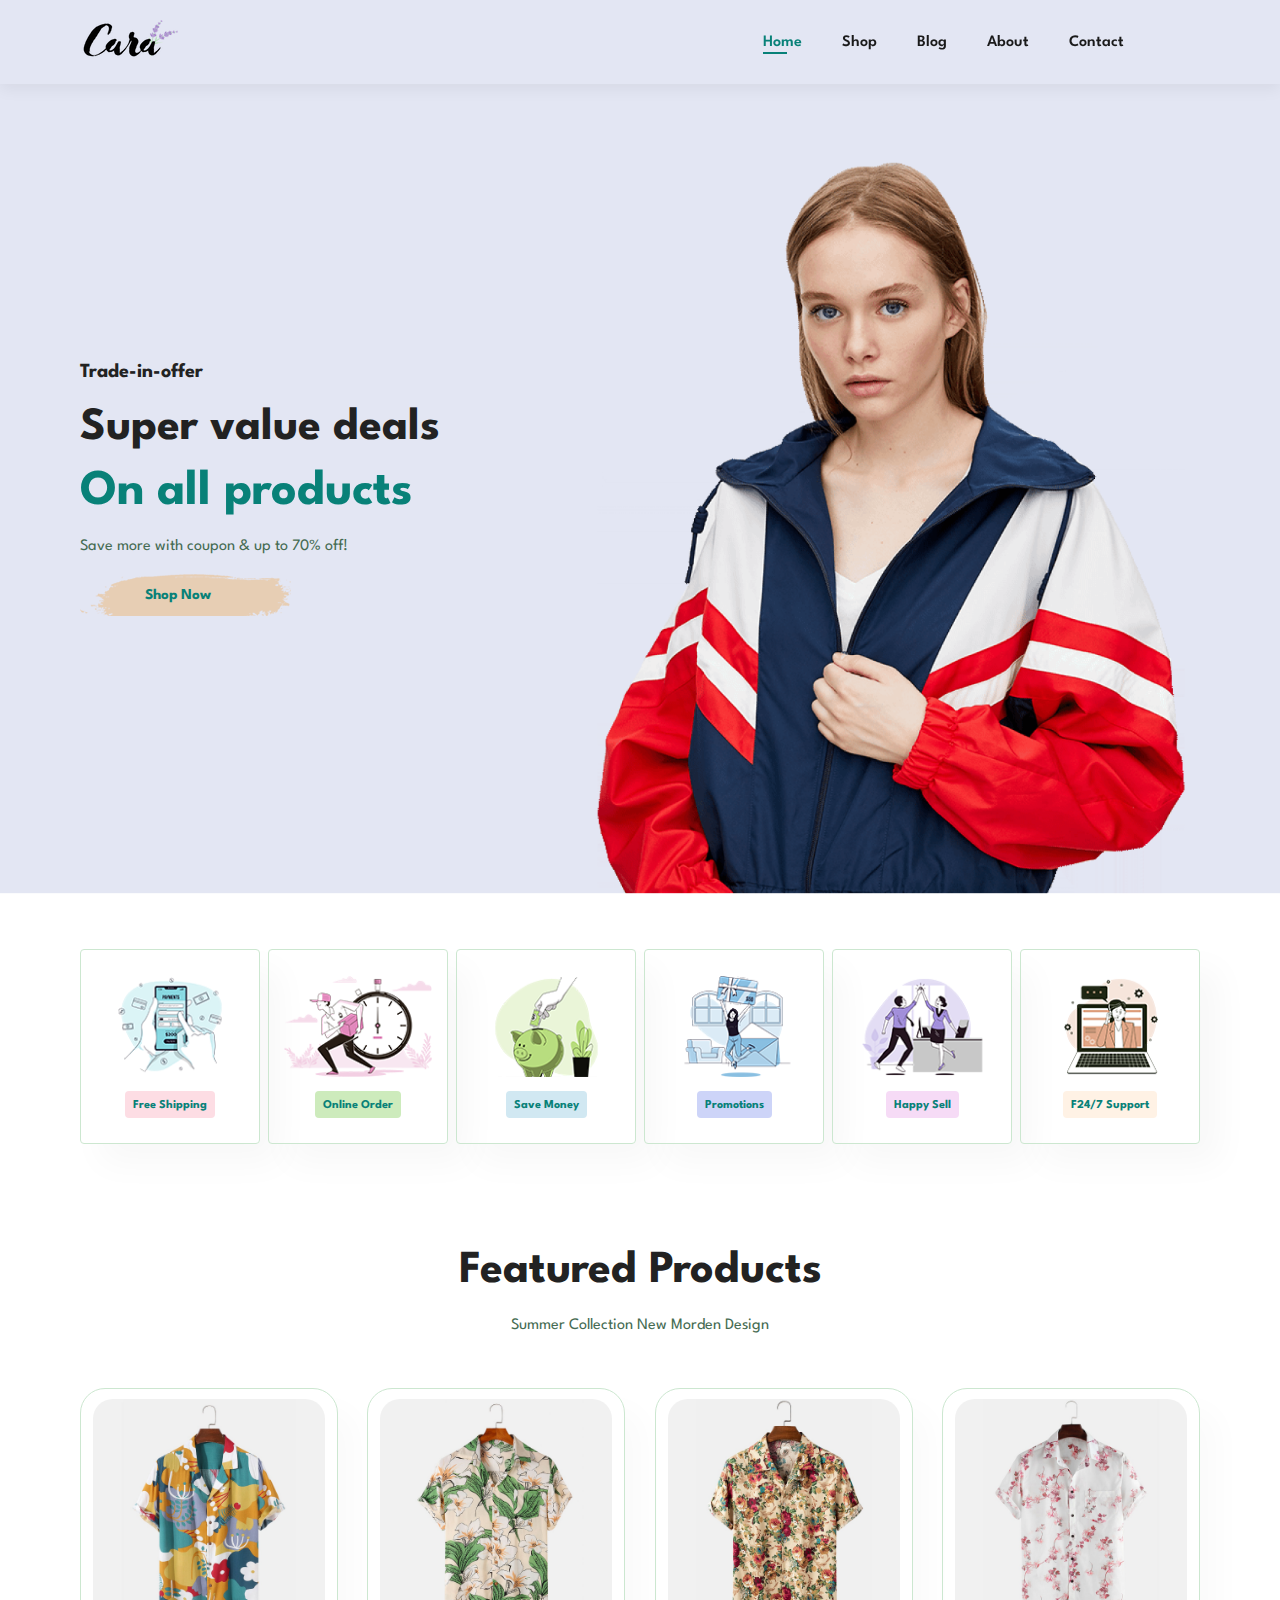
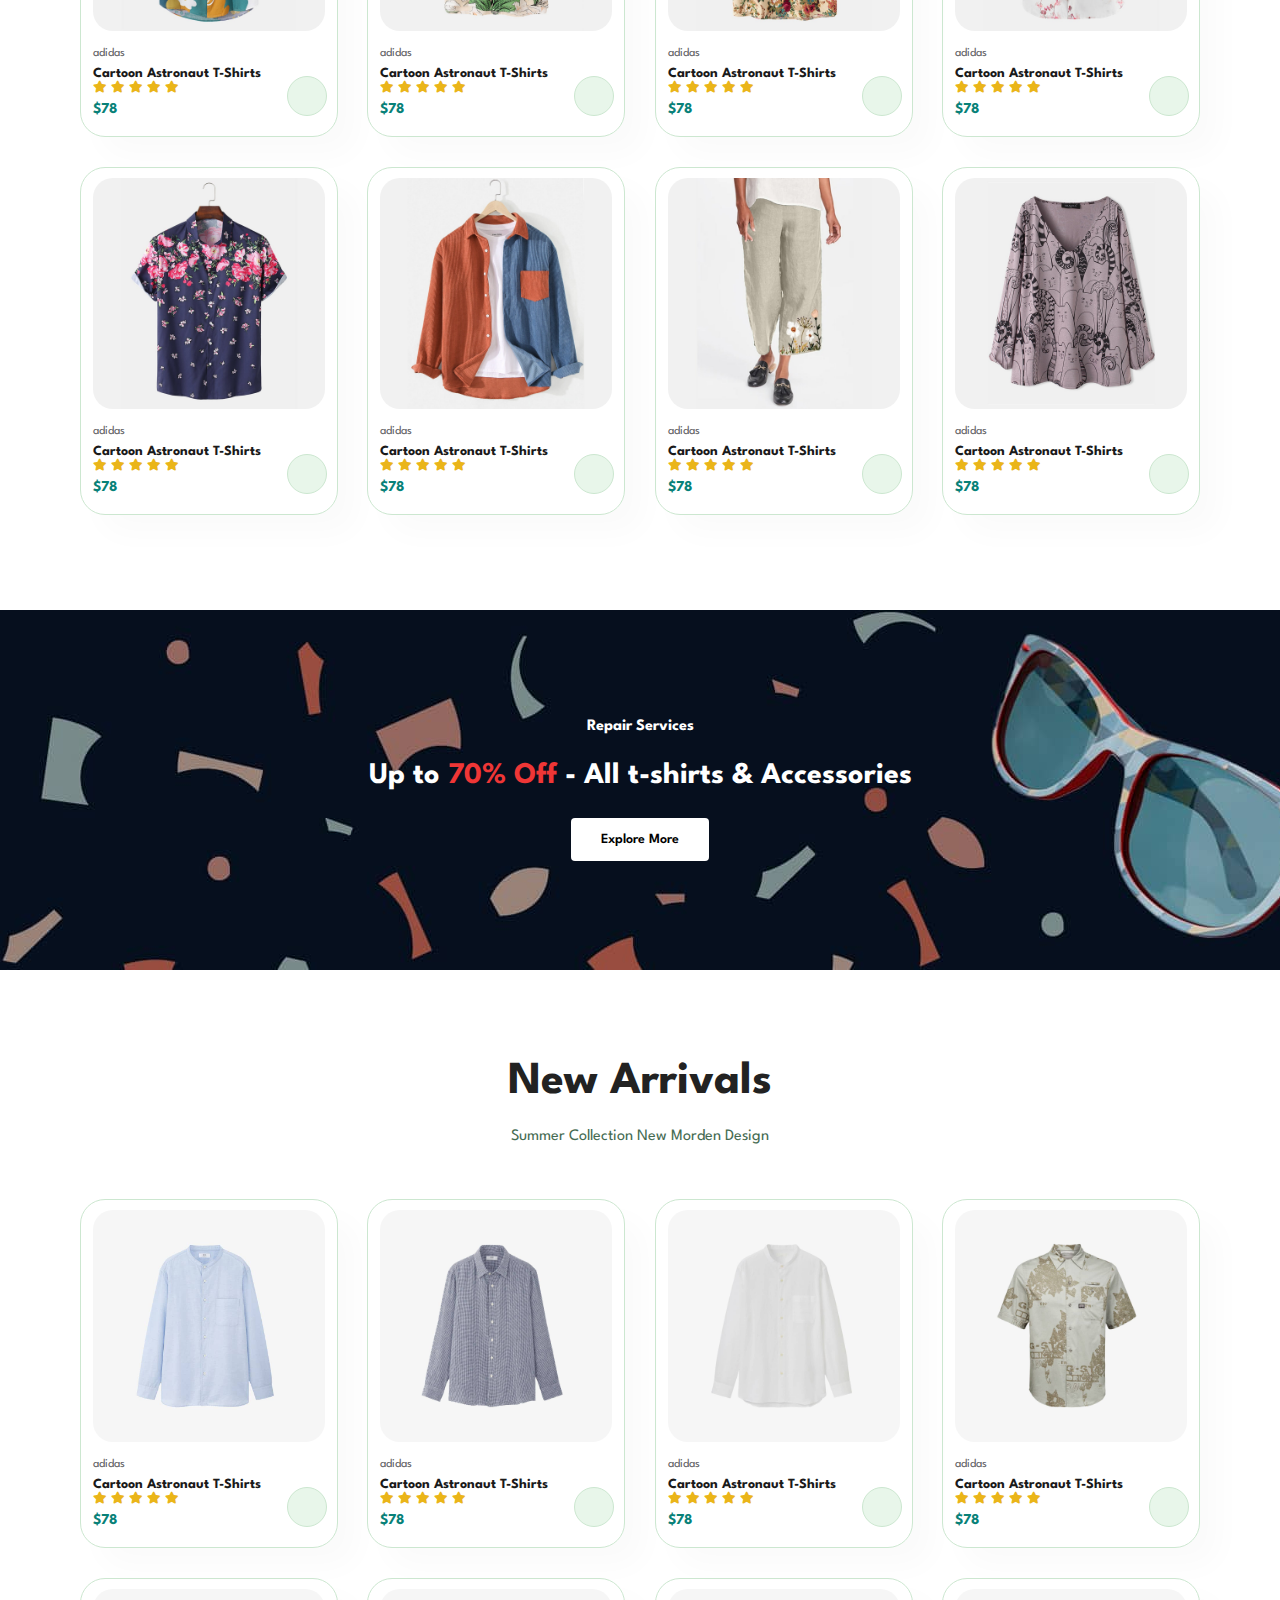
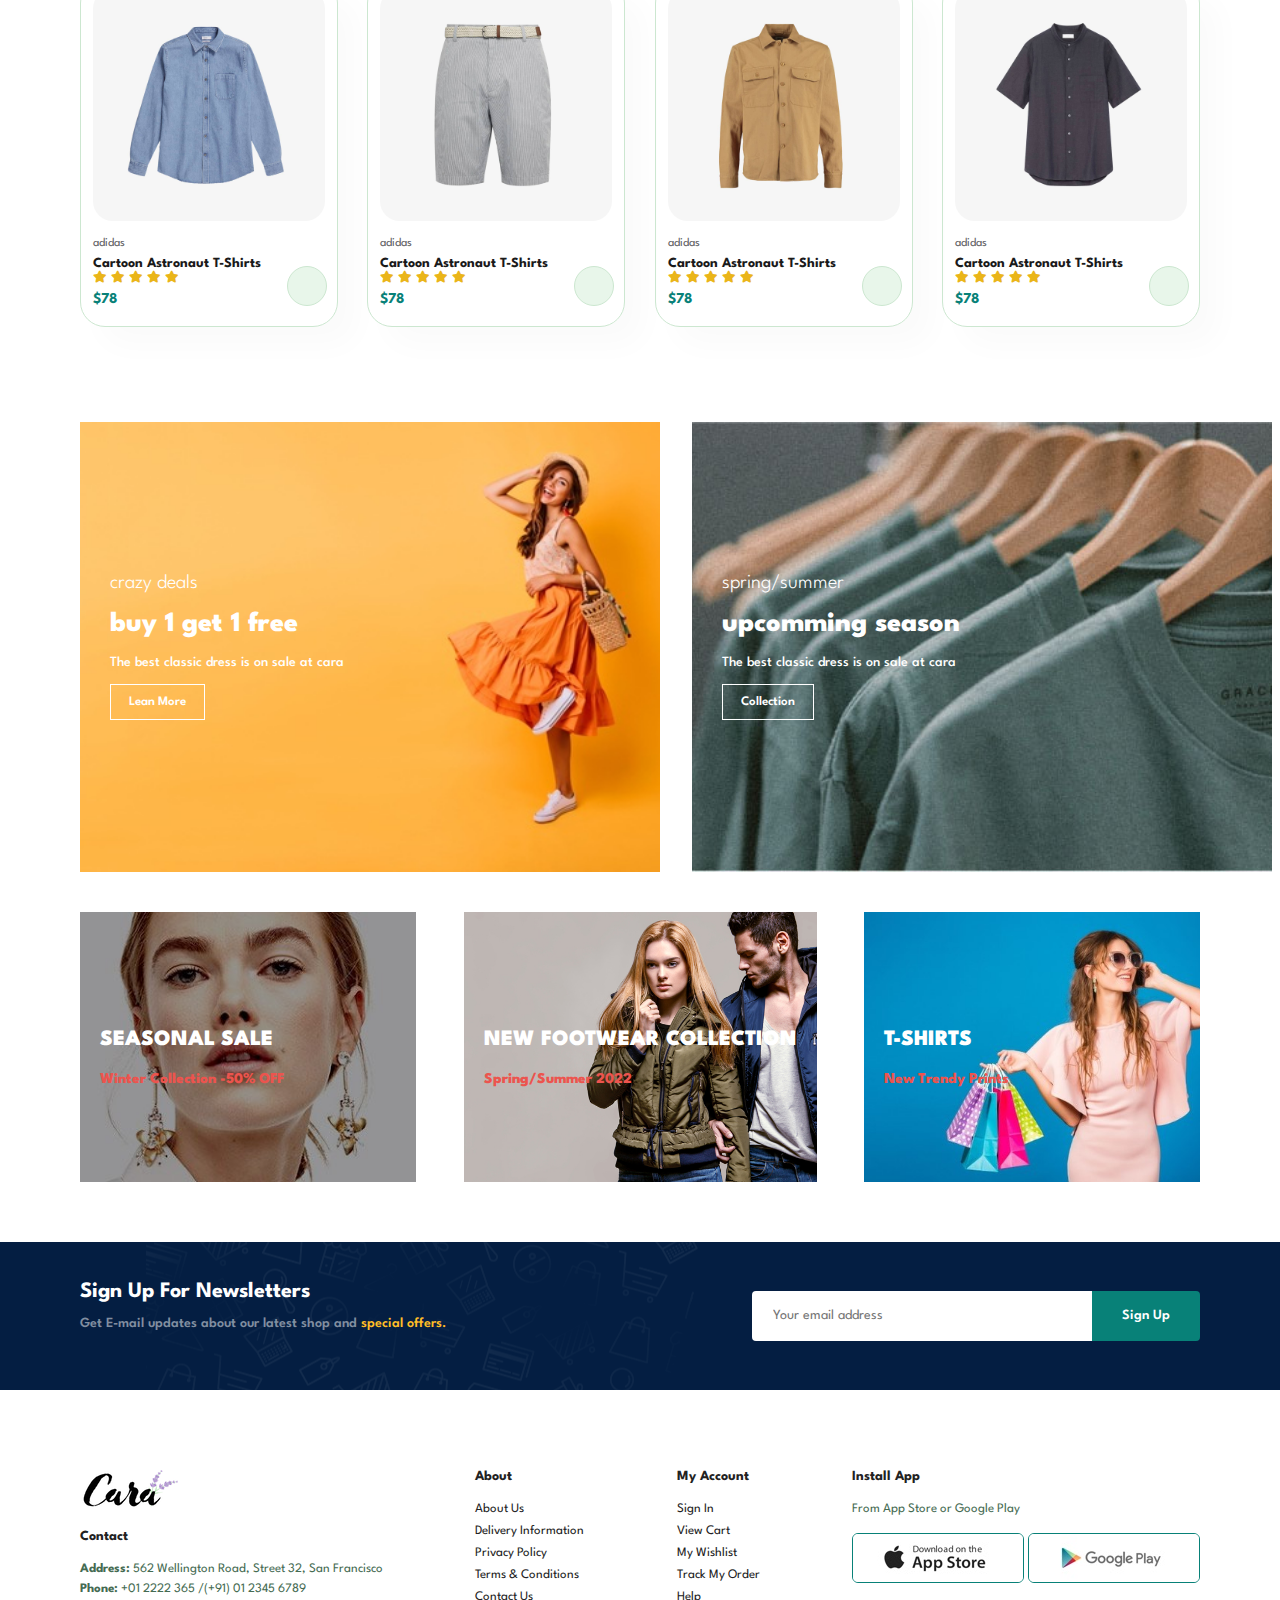
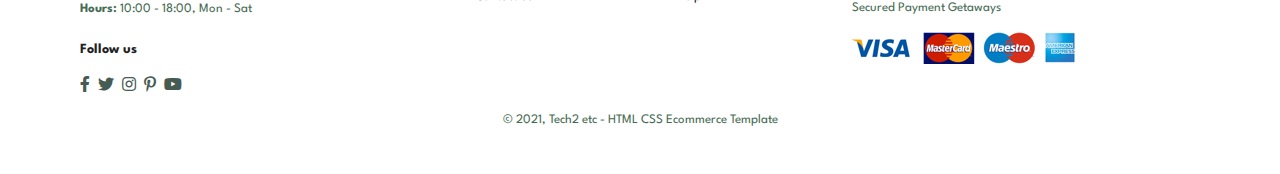
<file: index.html>
<!DOCTYPE html>
<html lang="en">

<head>
    <meta charset="UTF-8">
    <meta http-equiv="X-UA-Compatible" content="IE=edge">
    <meta name="viewport" content="width=device-width, initial-scale=1.0">
    <title>Ecommerce Website</title>
    <link rel="stylesheet" href="https://pro.fontawesome.com/releases/v5.10.0/css/all.css" />
    <link rel="stylesheet" href="style.css">
    
</head>

<body>
    <section id="header">
        <a href="#"><img src="/images/logo.png" class="logo" alt=""></a>
        <div >
            <ul id="navbar">
                <li><a class="active" href="index.html">Home</a></li>
                <li><a href="shop.html">Shop</a></li>
                <li><a href="blog.html">Blog</a></li>
                <li><a href="about.html">About</a></li>
                <li><a href="contact.html">Contact</a></li>
                <li id="lg-bag" ><a href="cart.html"><i class="far fa-shopping-bag" aria-hidden="true"></i></a></li>
                <a href="#" id="close"><i class="far fa-times"></i></a>
            </ul>     
        </div>
        <div id="mobile">
            <a href="cart.html"><i class="far fa-shopping-bag" aria-hidden="true"></i></a>
            <i id="bar" class="fas fa-outdent"></i>
        </div>
    </section>

    <section id="hero">
        <h4>Trade-in-offer</h4>
        <h2>Super value deals</h2>
        <h1>On all products</h1>
        <p>Save more with coupon & up to 70% off!</p>
        <button>Shop Now</button>
    </section>

    <section id="feature" class="section-p1">
        <div class="fe-box">
            <img src="/images/features/f1.png" alt="">
            <h6>Free Shipping</h6>
        </div>
        <div class="fe-box">
            <img src="/images/features/f2.png" alt="">
            <h6>Online Order</h6>
        </div>
        <div class="fe-box">
            <img src="/images/features/f3.png" alt="">
            <h6>Save Money</h6>
        </div>
        <div class="fe-box">
            <img src="/images/features/f4.png" alt="">
            <h6>Promotions</h6>
        </div>
        <div class="fe-box">
            <img src="/images/features/f5.png" alt="">
            <h6>Happy Sell</h6>
        </div>
        <div class="fe-box">
            <img src="/images/features/f6.png" alt="">
            <h6>F24/7 Support</h6>
        </div>
    </section>

    <section id="product1" class="section-p1" >
        <h2>Featured Products</h2>
        <p>Summer Collection New Morden Design</p>
        <div class="pro-container">
            <div class="pro">
                <img src="/images/products/f1.jpg" alt="">
                <div class="des">
                    <span>adidas</span>
                    <h5>Cartoon Astronaut T-Shirts</h5>
                    <div class="star">
                        <i class="fas fa-star"></i>
                        <i class="fas fa-star"></i>
                        <i class="fas fa-star"></i>
                        <i class="fas fa-star"></i>
                        <i class="fas fa-star"></i>
                    </div>
                    <h4>$78</h4>
                </div>
                <a href="#"><i class="far fa-shopping-cart cart"></i></a>
            </div>
            <div class="pro">
                <img src="/images/products/f2.jpg" alt="">
                <div class="des">
                    <span>adidas</span>
                    <h5>Cartoon Astronaut T-Shirts</h5>
                    <div class="star">
                        <i class="fas fa-star"></i>
                        <i class="fas fa-star"></i>
                        <i class="fas fa-star"></i>
                        <i class="fas fa-star"></i>
                        <i class="fas fa-star"></i>
                    </div>
                    <h4>$78</h4>
                </div>
                <a href="#"><i class="far fa-shopping-cart cart"></i></a>
            </div>
            <div class="pro">
                <img src="/images/products/f3.jpg" alt="">
                <div class="des">
                    <span>adidas</span>
                    <h5>Cartoon Astronaut T-Shirts</h5>
                    <div class="star">
                        <i class="fas fa-star"></i>
                        <i class="fas fa-star"></i>
                        <i class="fas fa-star"></i>
                        <i class="fas fa-star"></i>
                        <i class="fas fa-star"></i>
                    </div>
                    <h4>$78</h4>
                </div>
                <a href="#"><i class="far fa-shopping-cart cart"></i></a>
            </div>
            <div class="pro">
                <img src="/images/products/f4.jpg" alt="">
                <div class="des">
                    <span>adidas</span>
                    <h5>Cartoon Astronaut T-Shirts</h5>
                    <div class="star">
                        <i class="fas fa-star"></i>
                        <i class="fas fa-star"></i>
                        <i class="fas fa-star"></i>
                        <i class="fas fa-star"></i>
                        <i class="fas fa-star"></i>
                    </div>
                    <h4>$78</h4>
                </div>
                <a href="#"><i class="far fa-shopping-cart cart"></i></a>
            </div>
            <div class="pro">
                <img src="/images/products/f5.jpg" alt="">
                <div class="des">
                    <span>adidas</span>
                    <h5>Cartoon Astronaut T-Shirts</h5>
                    <div class="star">
                        <i class="fas fa-star"></i>
                        <i class="fas fa-star"></i>
                        <i class="fas fa-star"></i>
                        <i class="fas fa-star"></i>
                        <i class="fas fa-star"></i>
                    </div>
                    <h4>$78</h4>
                </div>
                <a href="#"><i class="far fa-shopping-cart cart"></i></a>
            </div>
            <div class="pro">
                <img src="/images/products/f6.jpg" alt="">
                <div class="des">
                    <span>adidas</span>
                    <h5>Cartoon Astronaut T-Shirts</h5>
                    <div class="star">
                        <i class="fas fa-star"></i>
                        <i class="fas fa-star"></i>
                        <i class="fas fa-star"></i>
                        <i class="fas fa-star"></i>
                        <i class="fas fa-star"></i>
                    </div>
                    <h4>$78</h4>
                </div>
                <a href="#"><i class="far fa-shopping-cart cart"></i></a>
            </div>
            <div class="pro">
                <img src="/images/products/f7.jpg" alt="">
                <div class="des">
                    <span>adidas</span>
                    <h5>Cartoon Astronaut T-Shirts</h5>
                    <div class="star">
                        <i class="fas fa-star"></i>
                        <i class="fas fa-star"></i>
                        <i class="fas fa-star"></i>
                        <i class="fas fa-star"></i>
                        <i class="fas fa-star"></i>
                    </div>
                    <h4>$78</h4>
                </div>
                <a href="#"><i class="far fa-shopping-cart cart"></i></a>
            </div>
            <div class="pro">
                <img src="/images/products/f8.jpg" alt="">
                <div class="des">
                    <span>adidas</span>
                    <h5>Cartoon Astronaut T-Shirts</h5>
                    <div class="star">
                        <i class="fas fa-star"></i>
                        <i class="fas fa-star"></i>
                        <i class="fas fa-star"></i>
                        <i class="fas fa-star"></i>
                        <i class="fas fa-star"></i>
                    </div>
                    <h4>$78</h4>
                </div>
                <a href="#"><i class="far fa-shopping-cart cart"></i></a>
            </div>
        </div>
    </section>

    <section id="banner" class="section-m1">
        <h4>Repair Services</h4>
        <h2>Up to <span>70% Off</span> - All t-shirts & Accessories</h2>
        <button class="normal"> Explore More</button>
    </section>

    <section id="product1" class="section-p1" >
        <h2>New Arrivals</h2>
        <p>Summer Collection New Morden Design</p>
        <div class="pro-container">
            <div class="pro">
                <img src="/images/products/n1.jpg" alt="">
                <div class="des">
                    <span>adidas</span>
                    <h5>Cartoon Astronaut T-Shirts</h5>
                    <div class="star">
                        <i class="fas fa-star"></i>
                        <i class="fas fa-star"></i>
                        <i class="fas fa-star"></i>
                        <i class="fas fa-star"></i>
                        <i class="fas fa-star"></i>
                    </div>
                    <h4>$78</h4>
                </div>
                <a href="#"><i class="far fa-shopping-cart cart"></i></a>
            </div>
            <div class="pro">
                <img src="/images/products/n2.jpg" alt="">
                <div class="des">
                    <span>adidas</span>
                    <h5>Cartoon Astronaut T-Shirts</h5>
                    <div class="star">
                        <i class="fas fa-star"></i>
                        <i class="fas fa-star"></i>
                        <i class="fas fa-star"></i>
                        <i class="fas fa-star"></i>
                        <i class="fas fa-star"></i>
                    </div>
                    <h4>$78</h4>
                </div>
                <a href="#"><i class="far fa-shopping-cart cart"></i></a>
            </div>
            <div class="pro">
                <img src="/images/products/n3.jpg" alt="">
                <div class="des">
                    <span>adidas</span>
                    <h5>Cartoon Astronaut T-Shirts</h5>
                    <div class="star">
                        <i class="fas fa-star"></i>
                        <i class="fas fa-star"></i>
                        <i class="fas fa-star"></i>
                        <i class="fas fa-star"></i>
                        <i class="fas fa-star"></i>
                    </div>
                    <h4>$78</h4>
                </div>
                <a href="#"><i class="far fa-shopping-cart cart"></i></a>
            </div>
            <div class="pro">
                <img src="/images/products/n4.jpg" alt="">
                <div class="des">
                    <span>adidas</span>
                    <h5>Cartoon Astronaut T-Shirts</h5>
                    <div class="star">
                        <i class="fas fa-star"></i>
                        <i class="fas fa-star"></i>
                        <i class="fas fa-star"></i>
                        <i class="fas fa-star"></i>
                        <i class="fas fa-star"></i>
                    </div>
                    <h4>$78</h4>
                </div>
                <a href="#"><i class="far fa-shopping-cart cart"></i></a>
            </div>
            <div class="pro">
                <img src="/images/products/n5.jpg" alt="">
                <div class="des">
                    <span>adidas</span>
                    <h5>Cartoon Astronaut T-Shirts</h5>
                    <div class="star">
                        <i class="fas fa-star"></i>
                        <i class="fas fa-star"></i>
                        <i class="fas fa-star"></i>
                        <i class="fas fa-star"></i>
                        <i class="fas fa-star"></i>
                    </div>
                    <h4>$78</h4>
                </div>
                <a href="#"><i class="far fa-shopping-cart cart"></i></a>
            </div>
            <div class="pro">
                <img src="/images/products/n6.jpg" alt="">
                <div class="des">
                    <span>adidas</span>
                    <h5>Cartoon Astronaut T-Shirts</h5>
                    <div class="star">
                        <i class="fas fa-star"></i>
                        <i class="fas fa-star"></i>
                        <i class="fas fa-star"></i>
                        <i class="fas fa-star"></i>
                        <i class="fas fa-star"></i>
                    </div>
                    <h4>$78</h4>
                </div>
                <a href="#"><i class="far fa-shopping-cart cart"></i></a>
            </div>
            <div class="pro">
                <img src="/images/products/n7.jpg" alt="">
                <div class="des">
                    <span>adidas</span>
                    <h5>Cartoon Astronaut T-Shirts</h5>
                    <div class="star">
                        <i class="fas fa-star"></i>
                        <i class="fas fa-star"></i>
                        <i class="fas fa-star"></i>
                        <i class="fas fa-star"></i>
                        <i class="fas fa-star"></i>
                    </div>
                    <h4>$78</h4>
                </div>
                <a href="#"><i class="far fa-shopping-cart cart"></i></a>
            </div>
            <div class="pro">
                <img src="/images/products/n8.jpg" alt="">
                <div class="des">
                    <span>adidas</span>
                    <h5>Cartoon Astronaut T-Shirts</h5>
                    <div class="star">
                        <i class="fas fa-star"></i>
                        <i class="fas fa-star"></i>
                        <i class="fas fa-star"></i>
                        <i class="fas fa-star"></i>
                        <i class="fas fa-star"></i>
                    </div>
                    <h4>$78</h4>
                </div>
                <a href="#"><i class="far fa-shopping-cart cart"></i></a>
            </div>
        </div>
    </section>

    <section id="sm-banner" class="section-p1">
        <div class="banner-box">
            <h4>crazy deals</h4>
            <h2>buy 1 get 1 free</h2>
            <span>The best classic dress is on sale at cara</span>
            <button class="white">Lean More</button>
        </div>
        <div class="banner-box banner-box2">
            <h4> spring/summer</h4>
            <h2>upcomming season</h2>
            <span>The best classic dress is on sale at cara</span>
            <button class="white">Collection</button>
        </div>
    </section>
    
    <section id="banner3">
        <div class="banner-box">
            <h2>SEASONAL SALE</h2>
            <h3>Winter Collection -50% OFF</h3>
        </div>
        <div class="banner-box banner-box2">
            <h2>NEW FOOTWEAR COLLECTION</h2>
            <h3>Spring/Summer 2022</h3>
        </div>
        <div class="banner-box banner-box3">
            <h2>T-SHIRTS</h2>
            <h3>New Trendy Prints</h3>
        </div>
    </section>

    <section id="newsletter" class="section-p1 section-m1">
        <div class="newstext">
            <h4>Sign Up For Newsletters</h4>
            <p>Get E-mail updates about our latest shop and <span>special offers.</span></p>
        </div>
        <div class="form">
            <input type="text" placeholder="Your email address">
            <button class="normal">Sign Up</button>
        </div>
    </section>

    <footer class="section-p1">
        <div class="col">
            <img class="logo" src="/images/logo.png" alt="">
            <h4>Contact</h4>
            <p><strong>Address: </strong> 562 Wellington Road, Street 32, San Francisco</p>
            <p><strong>Phone: </strong> +01 2222 365 /(+91) 01 2345 6789</p>
            <p><strong>Hours: </strong> 10:00 - 18:00, Mon - Sat</p>
            <div class="follow">
                <h4>Follow us</h4>
                <div class="icon">
                    <i class="fab fa-facebook-f"></i>
                    <i class="fab fa-twitter"></i>
                    <i class="fab fa-instagram"></i>
                    <i class="fab fa-pinterest-p"></i>
                    <i class="fab fa-youtube"></i>
                </div>
            </div>
        </div>
        <div class="col">
            <h4>About</h4>
            <a href="#">About Us</a>
            <a href="#">Delivery Information</a>
            <a href="#">Privacy Policy</a>
            <a href="#">Terms & Conditions</a>
            <a href="#">Contact Us</a>
        </div>
        <div class="col">
            <h4>My Account</h4>
            <a href="#">Sign In</a>
            <a href="#">View Cart</a>
            <a href="#">My Wishlist</a>
            <a href="#">Track My Order</a>
            <a href="#">Help</a>
        </div>

        <div class="col install">
            <h4>Install App</h4>
            <p>From App Store or Google Play</p>
            <div class="row">
                <img src="/images/pay/app.jpg" alt="">
                <img src="/images/pay/play.jpg" alt="">
            </div>
            <p>Secured Payment Getaways</p>
            <img src="/images/pay/pay.png" alt="">
        </div>
        <div class="copyright">
            <p><span>&copy;</span> 2021, Tech2 etc - HTML CSS Ecommerce Template</p>
        </div>
    </footer>
    <script src="/script.js"></script>
</body>
</html>
</file>
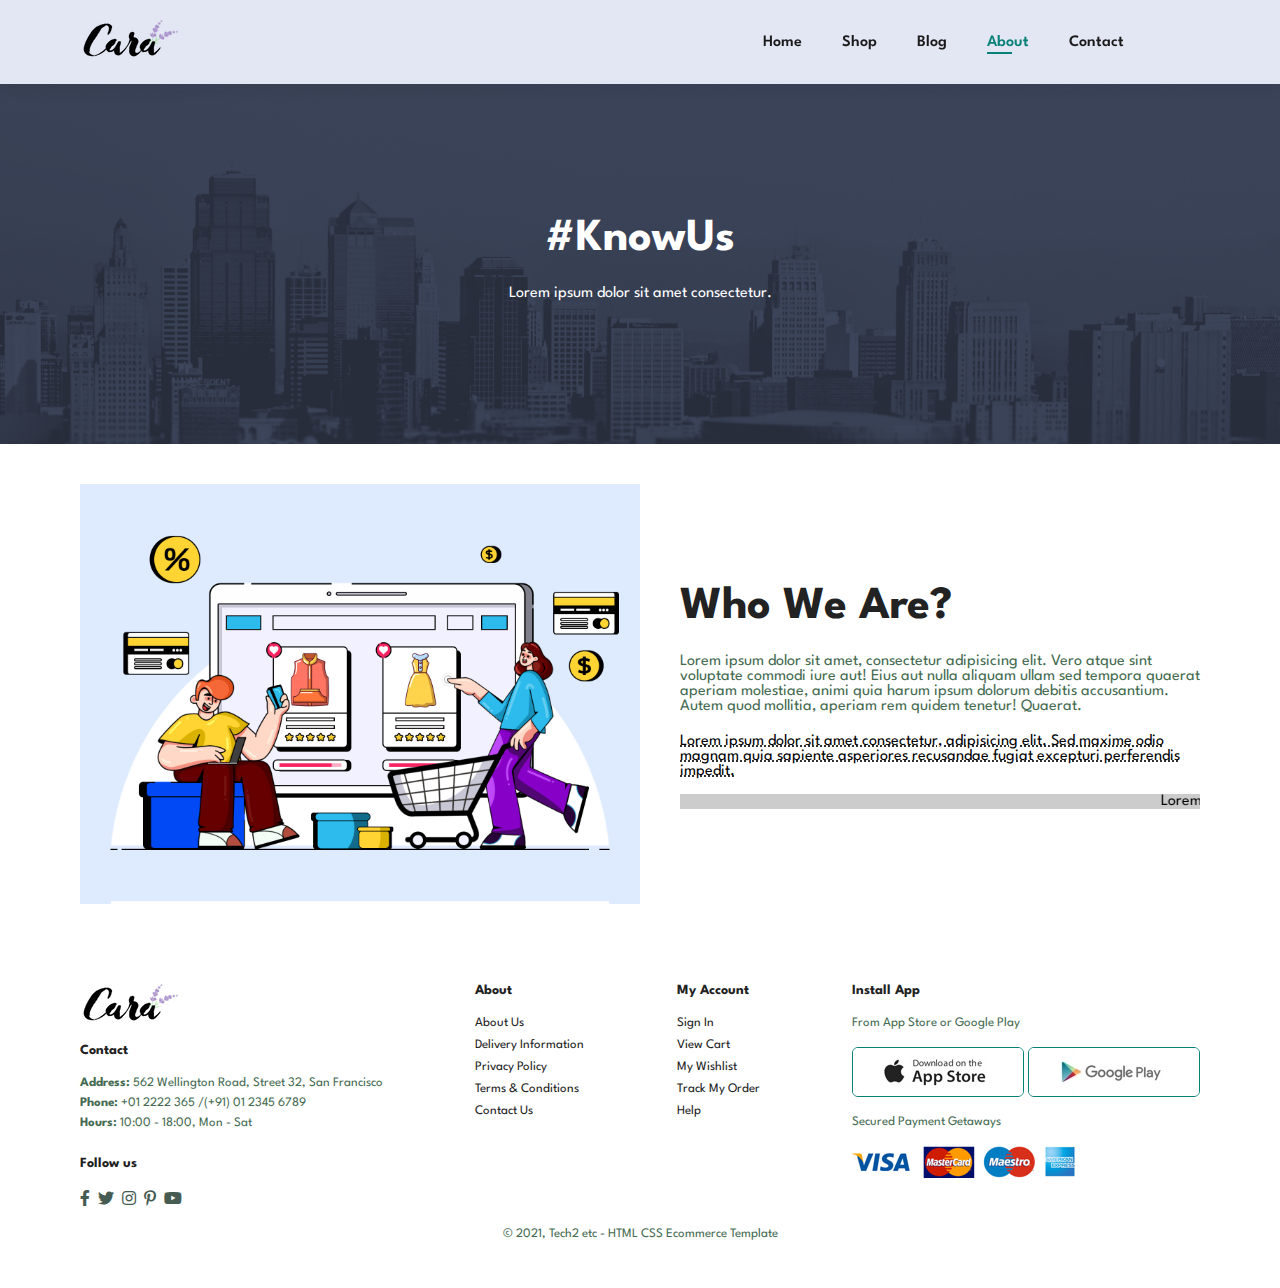
<file: about.html>
<!DOCTYPE html>
<html lang="en">

<head>
    <meta charset="UTF-8">
    <meta http-equiv="X-UA-Compatible" content="IE=edge">
    <meta name="viewport" content="width=device-width, initial-scale=1.0">
    <title>Ecommerce Website</title>
    <link rel="stylesheet" href="https://pro.fontawesome.com/releases/v5.10.0/css/all.css" />
    <link rel="stylesheet" href="style.css">
    
</head>

<body>
    <section id="header">
        <a href="#"><img src="/images/logo.png" class="logo" alt=""></a>
        <div >
            <ul id="navbar">
                <li><a href="index.html">Home</a></li>
                <li><a href="shop.html">Shop</a></li>
                <li><a href="blog.html">Blog</a></li>
                <li><a  class="active" href="about.html">About</a></li>
                <li><a href="contact.html">Contact</a></li>
                <li id="lg-bag" ><a href="cart.html"><i class="far fa-shopping-bag" aria-hidden="true"></i></a></li>
                <a href="#" id="close"><i class="far fa-times"></i></a>
            </ul>     
        </div>
        <div id="mobile">
            <a href="cart.html"><i class="far fa-shopping-bag" aria-hidden="true"></i></a>
            <i id="bar" class="fas fa-outdent"></i>
        </div>
    </section>

    <section id="page-header" class="about-header" >
        <h2>#KnowUs</h2>
        <p>Lorem ipsum dolor sit amet consectetur.</p>
    </section>

    <section id="about-head" class="section-p1">
        <img src="/images/about/a6.jpg" alt="">
        <div>
            <h2>Who We Are?</h2>
            <p>Lorem ipsum dolor sit amet, consectetur adipisicing elit. Vero atque sint voluptate commodi iure aut! Eius aut nulla aliquam ullam sed tempora quaerat aperiam molestiae, animi quia harum ipsum dolorum debitis accusantium. Autem quod mollitia, aperiam rem quidem tenetur! Quaerat.</p>
            <abbr title="">Lorem ipsum dolor sit amet consectetur, adipisicing elit. Sed maxime odio magnam quia sapiente asperiores recusandae fugiat excepturi perferendis impedit.</abbr>
            <br><br>

            <marquee bgcolor="#ccc" loop="-1" scrollamount="5" width="100%">Lorem ipsum dolor sit amet consectetur adipisicing elit. Animi accusantium quod debitis quae alias sapiente nesciunt quis quidem aliquam! Incidunt!</marquee>
        </div>
    </section>

    <footer class="section-p1">
        <div class="col">
            <img class="logo" src="/images/logo.png" alt="">
            <h4>Contact</h4>
            <p><strong>Address: </strong> 562 Wellington Road, Street 32, San Francisco</p>
            <p><strong>Phone: </strong> +01 2222 365 /(+91) 01 2345 6789</p>
            <p><strong>Hours: </strong> 10:00 - 18:00, Mon - Sat</p>
            <div class="follow">
                <h4>Follow us</h4>
                <div class="icon">
                    <i class="fab fa-facebook-f"></i>
                    <i class="fab fa-twitter"></i>
                    <i class="fab fa-instagram"></i>
                    <i class="fab fa-pinterest-p"></i>
                    <i class="fab fa-youtube"></i>
                </div>
            </div>
        </div>
        <div class="col">
            <h4>About</h4>
            <a href="#">About Us</a>
            <a href="#">Delivery Information</a>
            <a href="#">Privacy Policy</a>
            <a href="#">Terms & Conditions</a>
            <a href="#">Contact Us</a>
        </div>
        <div class="col">
            <h4>My Account</h4>
            <a href="#">Sign In</a>
            <a href="#">View Cart</a>
            <a href="#">My Wishlist</a>
            <a href="#">Track My Order</a>
            <a href="#">Help</a>
        </div>

        <div class="col install">
            <h4>Install App</h4>
            <p>From App Store or Google Play</p>
            <div class="row">
                <img src="/images/pay/app.jpg" alt="">
                <img src="/images/pay/play.jpg" alt="">
            </div>
            <p>Secured Payment Getaways</p>
            <img src="/images/pay/pay.png" alt="">
        </div>
        <div class="copyright">
            <p><span>&copy;</span> 2021, Tech2 etc - HTML CSS Ecommerce Template</p>
        </div>
    </footer>
    <script src="/script.js"></script>
</body>
</html>
</file>
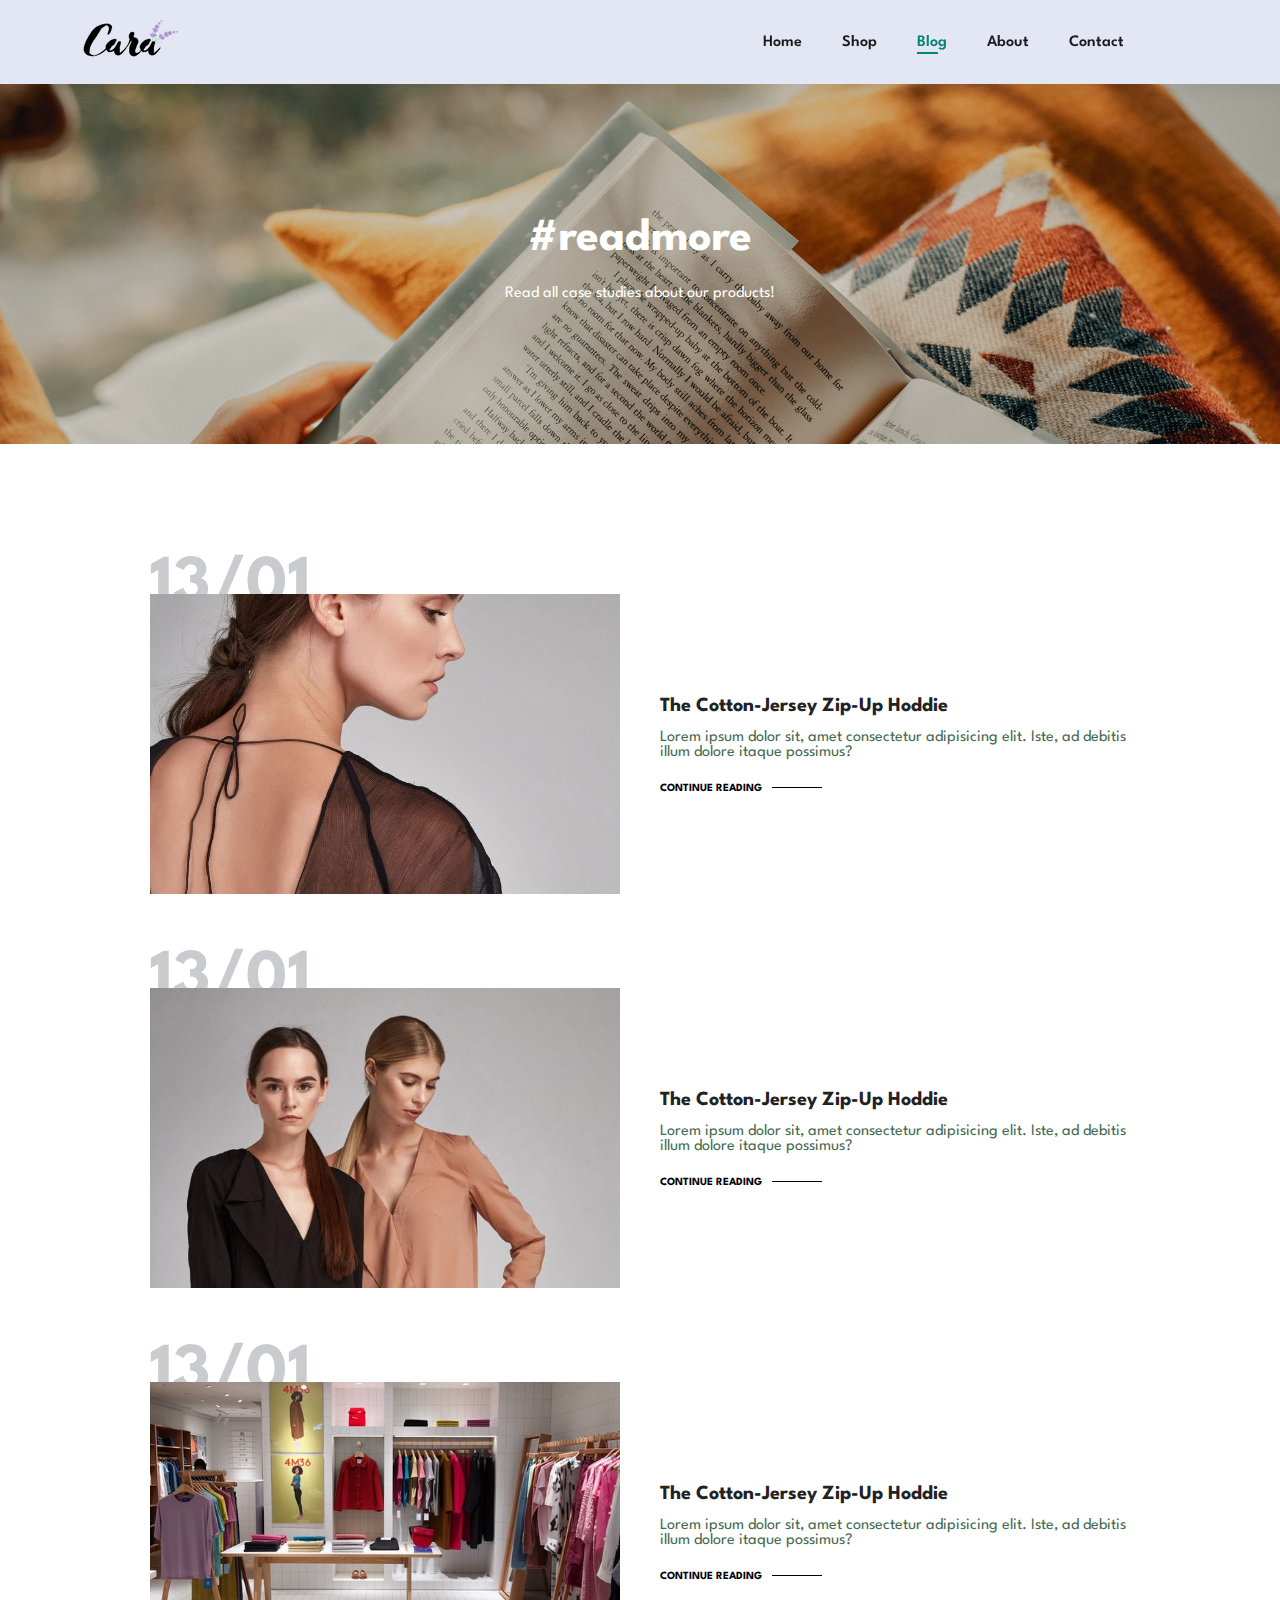
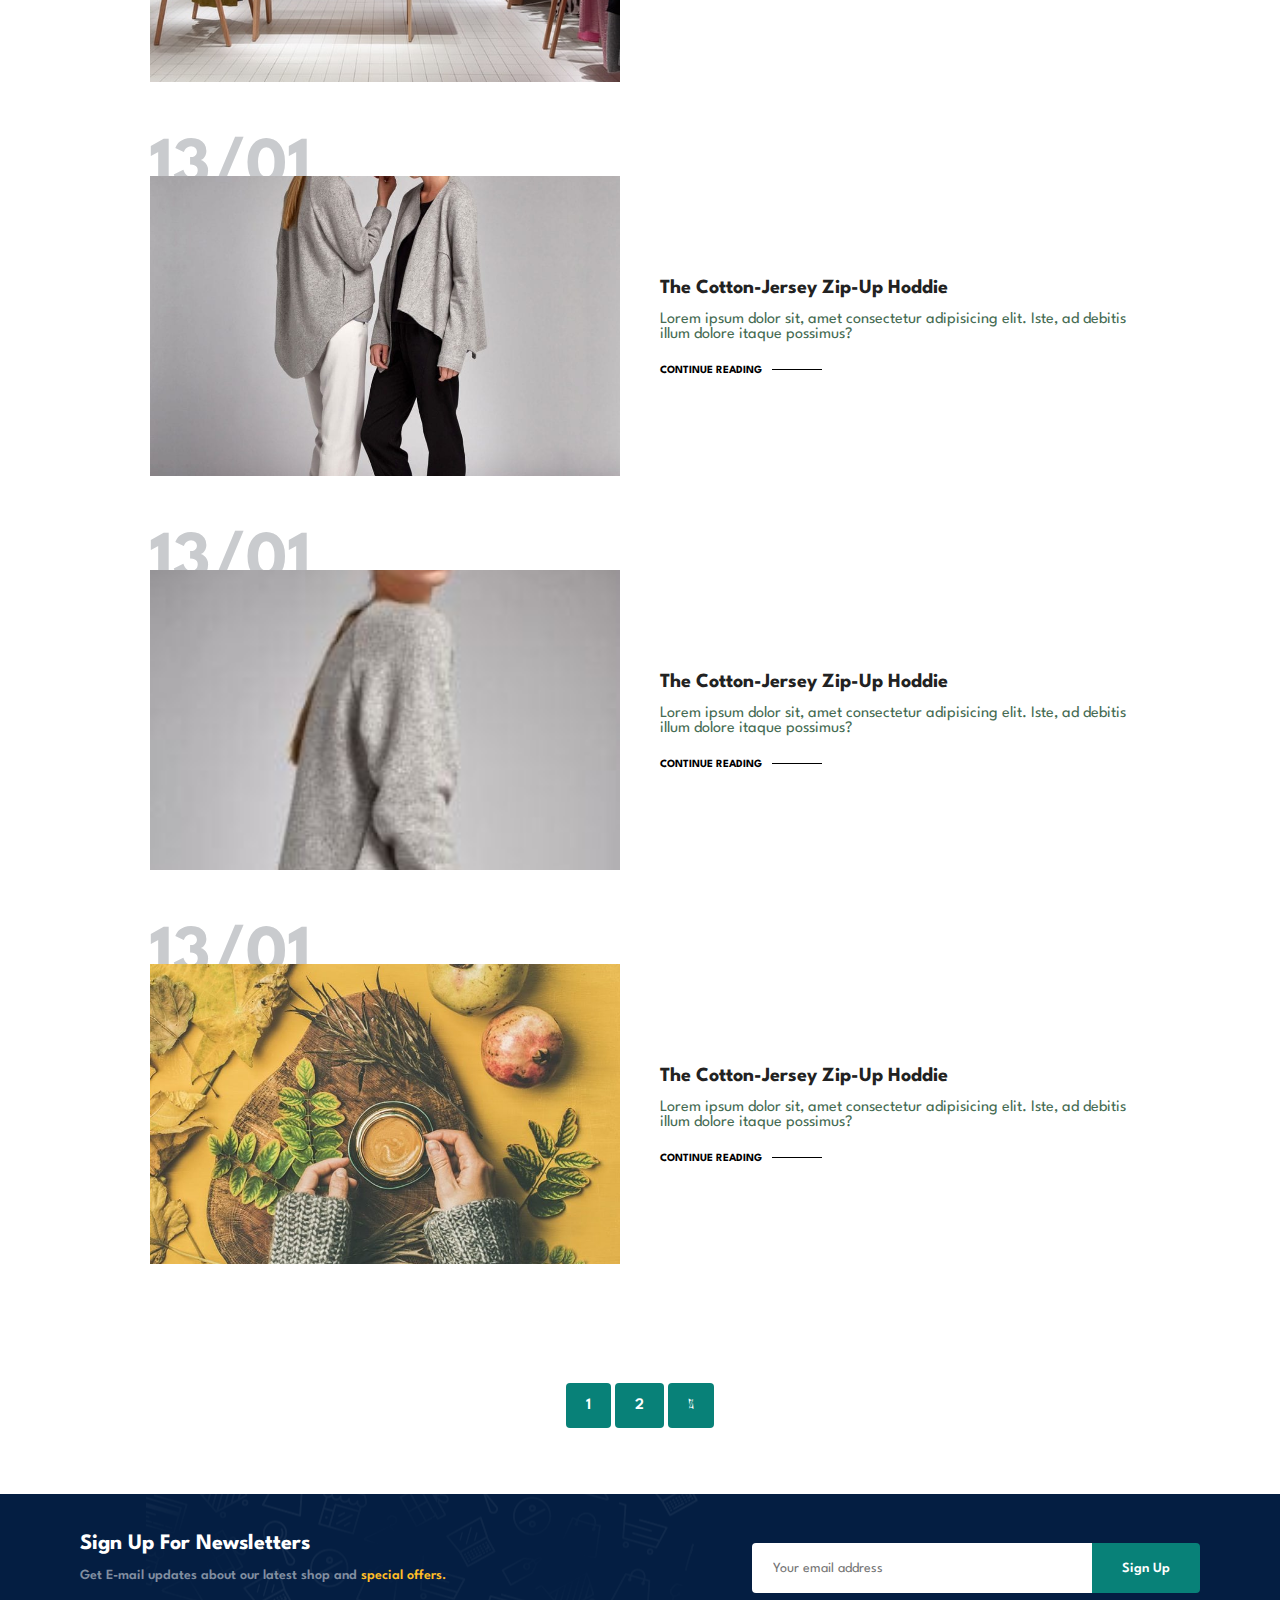
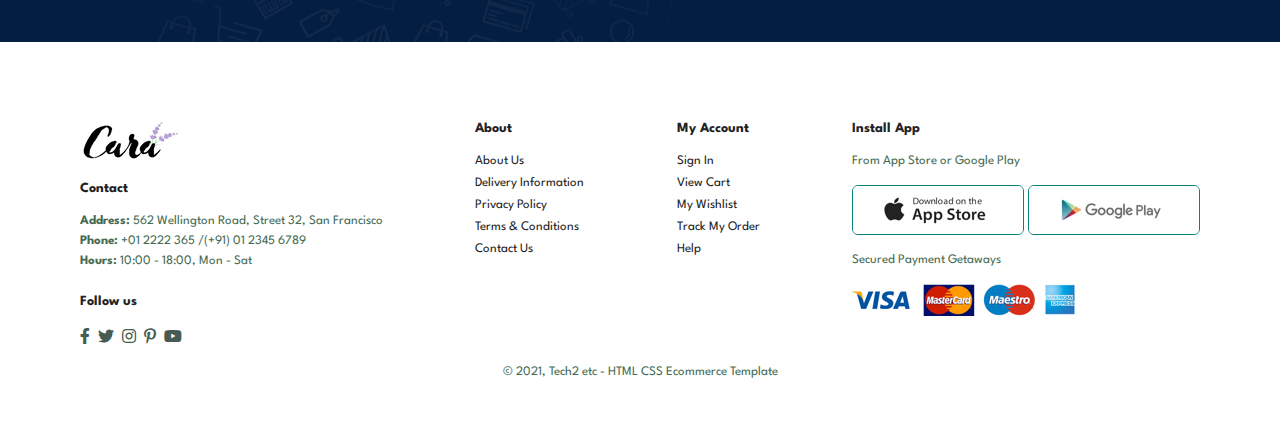
<file: blog.html>
<!DOCTYPE html>
<html lang="en">

<head>
    <meta charset="UTF-8">
    <meta http-equiv="X-UA-Compatible" content="IE=edge">
    <meta name="viewport" content="width=device-width, initial-scale=1.0">
    <title>Ecommerce Website</title>
    <link rel="stylesheet" href="https://pro.fontawesome.com/releases/v5.10.0/css/all.css" />
    <link rel="stylesheet" href="style.css">
    
</head>

<body>
    <section id="header">
        <a href="#"><img src="/images/logo.png" class="logo" alt=""></a>
        <div >
            <ul id="navbar">
                <li><a href="index.html">Home</a></li>
                <li><a href="shop.html">Shop</a></li>
                <li><a class="active" href="blog.html">Blog</a></li>
                <li><a href="about.html">About</a></li>
                <li><a href="contact.html">Contact</a></li>
                <li id="lg-bag" ><a href="cart.html"><i class="far fa-shopping-bag" aria-hidden="true"></i></a></li>
                <a href="#" id="close"><i class="far fa-times"></i></a>
            </ul>     
        </div>
        <div id="mobile">
            <a href="cart.html"><i class="far fa-shopping-bag" aria-hidden="true"></i></a>
            <i id="bar" class="fas fa-outdent"></i>
        </div>
    </section>

    <section id="page-header" class="blog-header" >
        <h2>#readmore</h2>
        <p>Read all case studies about our products!</p>
    </section>

    <section id="blog">
        <div class="blog-box">
            <div class="blog-img">
                <img src="/images/blog/b1.jpg" alt="">
            </div>
            <div class="blog-details">
                <h4>The Cotton-Jersey Zip-Up Hoddie</h4>
                <p>Lorem ipsum dolor sit, amet consectetur adipisicing elit. Iste, ad debitis illum dolore itaque possimus?</p>
                <a href="#">CONTINUE READING</a>
            </div>
            <h1>13/01</h1>
        </div>
        <div class="blog-box">
            <div class="blog-img">
                <img src="/images/blog/b2.jpg" alt="">
            </div>
            <div class="blog-details">
                <h4>The Cotton-Jersey Zip-Up Hoddie</h4>
                <p>Lorem ipsum dolor sit, amet consectetur adipisicing elit. Iste, ad debitis illum dolore itaque possimus?</p>
                <a href="#">CONTINUE READING</a>
            </div>
            <h1>13/01</h1>
        </div>
        <div class="blog-box">
            <div class="blog-img">
                <img src="/images/blog/b3.jpg" alt="">
            </div>
            <div class="blog-details">
                <h4>The Cotton-Jersey Zip-Up Hoddie</h4>
                <p>Lorem ipsum dolor sit, amet consectetur adipisicing elit. Iste, ad debitis illum dolore itaque possimus?</p>
                <a href="#">CONTINUE READING</a>
            </div>
            <h1>13/01</h1>
        </div>
        <div class="blog-box">
            <div class="blog-img">
                <img src="/images/blog/b4.jpg" alt="">
            </div>
            <div class="blog-details">
                <h4>The Cotton-Jersey Zip-Up Hoddie</h4>
                <p>Lorem ipsum dolor sit, amet consectetur adipisicing elit. Iste, ad debitis illum dolore itaque possimus?</p>
                <a href="#">CONTINUE READING</a>
            </div>
            <h1>13/01</h1>
        </div>
        <div class="blog-box">
            <div class="blog-img">
                <img src="/images/blog/b5.jpg" alt="">
            </div>
            <div class="blog-details">
                <h4>The Cotton-Jersey Zip-Up Hoddie</h4>
                <p>Lorem ipsum dolor sit, amet consectetur adipisicing elit. Iste, ad debitis illum dolore itaque possimus?</p>
                <a href="#">CONTINUE READING</a>
            </div>
            <h1>13/01</h1>
        </div>
        <div class="blog-box">
            <div class="blog-img">
                <img src="/images/blog/b6.jpg" alt="">
            </div>
            <div class="blog-details">
                <h4>The Cotton-Jersey Zip-Up Hoddie</h4>
                <p>Lorem ipsum dolor sit, amet consectetur adipisicing elit. Iste, ad debitis illum dolore itaque possimus?</p>
                <a href="#">CONTINUE READING</a>
            </div>
            <h1>13/01</h1>
        </div>
    </section>

    <section id="pagination" class="section-p1">
        <a href="#">1</a>
        <a href="#">2</a>
        <a href="#"><i class="fal fa-long-arrow-alt-right"></i></a>
    </section>

    <section id="newsletter" class="section-p1 section-m1">
        <div class="newstext">
            <h4>Sign Up For Newsletters</h4>
            <p>Get E-mail updates about our latest shop and <span>special offers.</span></p>
        </div>
        <div class="form">
            <input type="text" placeholder="Your email address">
            <button class="normal">Sign Up</button>
        </div>
    </section>

    <footer class="section-p1">
        <div class="col">
            <img class="logo" src="/images/logo.png" alt="">
            <h4>Contact</h4>
            <p><strong>Address: </strong> 562 Wellington Road, Street 32, San Francisco</p>
            <p><strong>Phone: </strong> +01 2222 365 /(+91) 01 2345 6789</p>
            <p><strong>Hours: </strong> 10:00 - 18:00, Mon - Sat</p>
            <div class="follow">
                <h4>Follow us</h4>
                <div class="icon">
                    <i class="fab fa-facebook-f"></i>
                    <i class="fab fa-twitter"></i>
                    <i class="fab fa-instagram"></i>
                    <i class="fab fa-pinterest-p"></i>
                    <i class="fab fa-youtube"></i>
                </div>
            </div>
        </div>
        <div class="col">
            <h4>About</h4>
            <a href="#">About Us</a>
            <a href="#">Delivery Information</a>
            <a href="#">Privacy Policy</a>
            <a href="#">Terms & Conditions</a>
            <a href="#">Contact Us</a>
        </div>
        <div class="col">
            <h4>My Account</h4>
            <a href="#">Sign In</a>
            <a href="#">View Cart</a>
            <a href="#">My Wishlist</a>
            <a href="#">Track My Order</a>
            <a href="#">Help</a>
        </div>

        <div class="col install">
            <h4>Install App</h4>
            <p>From App Store or Google Play</p>
            <div class="row">
                <img src="/images/pay/app.jpg" alt="">
                <img src="/images/pay/play.jpg" alt="">
            </div>
            <p>Secured Payment Getaways</p>
            <img src="/images/pay/pay.png" alt="">
        </div>
        <div class="copyright">
            <p><span>&copy;</span> 2021, Tech2 etc - HTML CSS Ecommerce Template</p>
        </div>
    </footer>
    <script src="/script.js"></script>
</body>
</html>
</file>
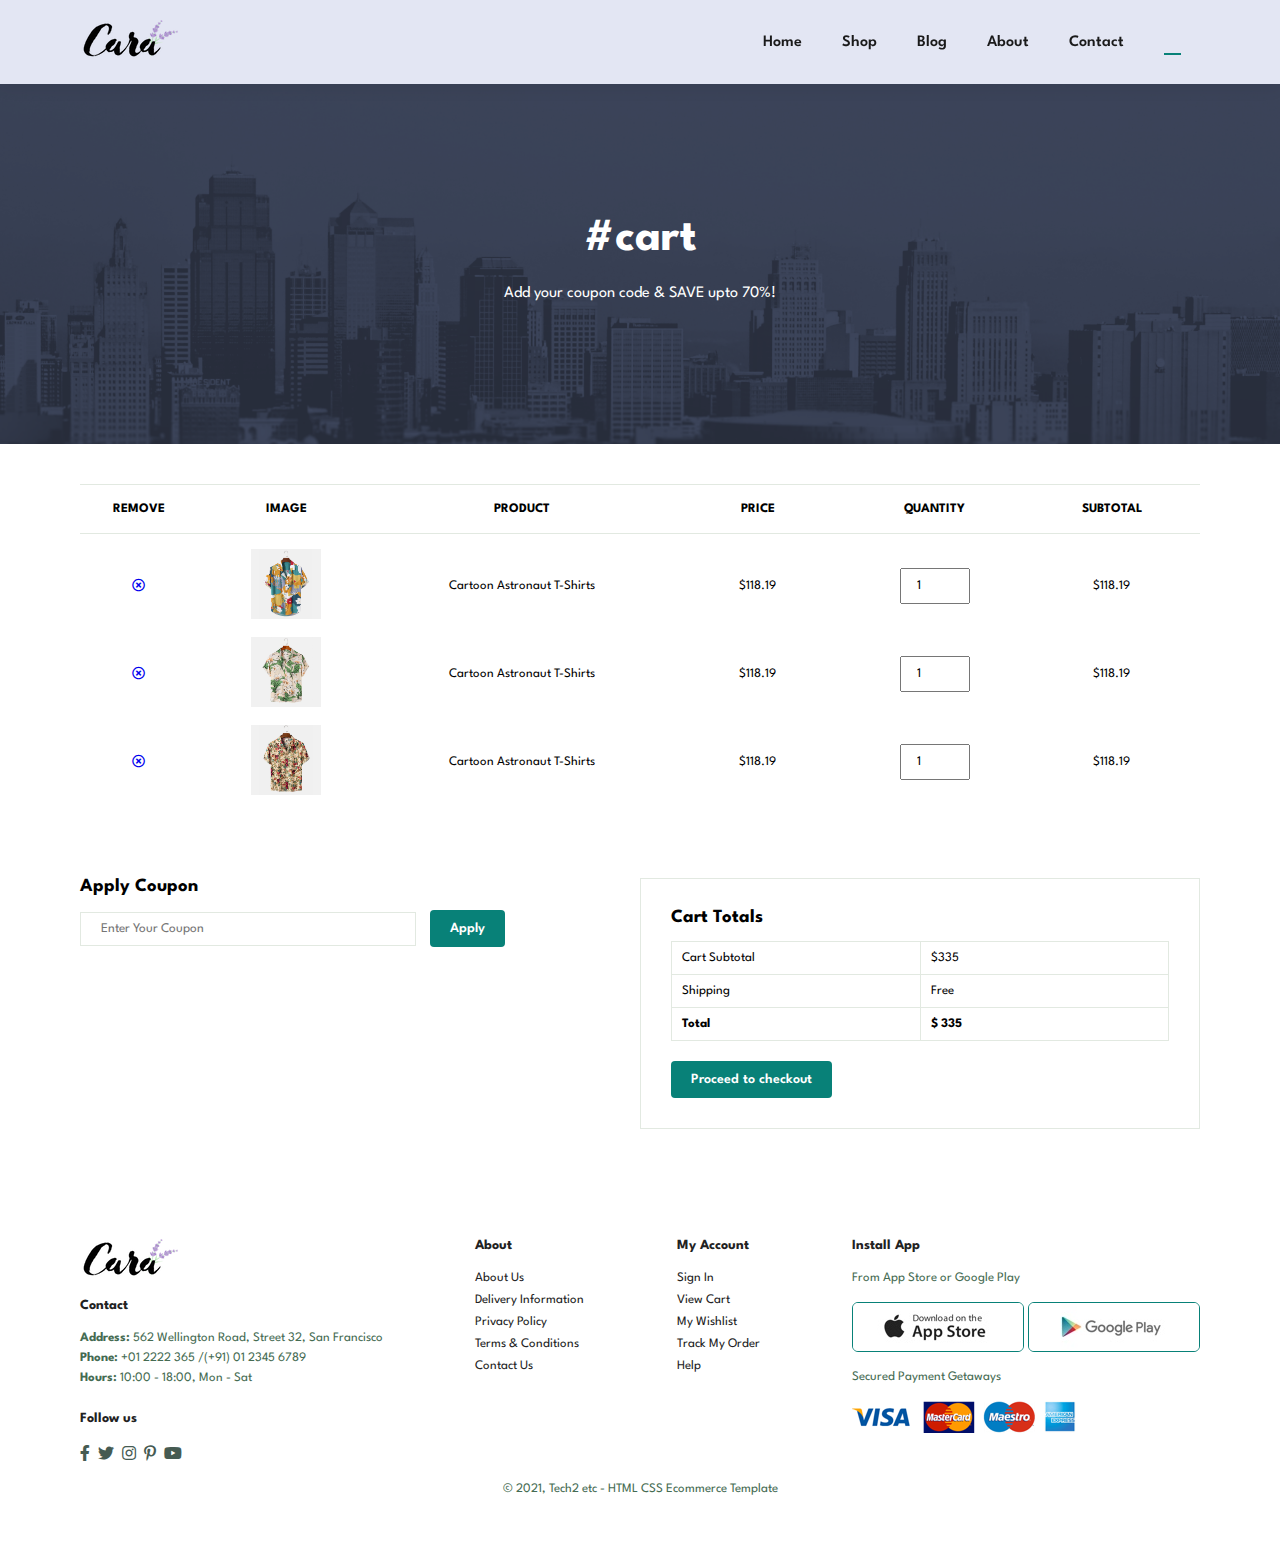
<file: cart.html>
<!DOCTYPE html>
<html lang="en">

<head>
    <meta charset="UTF-8">
    <meta http-equiv="X-UA-Compatible" content="IE=edge">
    <meta name="viewport" content="width=device-width, initial-scale=1.0">
    <title>Ecommerce Website</title>
    <link rel="stylesheet" href="https://pro.fontawesome.com/releases/v5.10.0/css/all.css" />
    <link rel="stylesheet" href="style.css">
    
</head>

<body>
    <section id="header">
        <a href="#"><img src="/images/logo.png" class="logo" alt=""></a>
        <div >
            <ul id="navbar">
                <li><a href="index.html">Home</a></li>
                <li><a href="shop.html">Shop</a></li>
                <li><a href="blog.html">Blog</a></li>
                <li><a href="about.html">About</a></li>
                <li><a href="contact.html">Contact</a></li>
                <li id="lg-bag" ><a  class="active" href="cart.html"><i class="far fa-shopping-bag" aria-hidden="true"></i></a></li>
                <a href="#" id="close"><i class="far fa-times"></i></a>
            </ul>     
        </div>
        <div id="mobile">
            <a href="cart.html"><i class="far fa-shopping-bag" aria-hidden="true"></i></a>
            <i id="bar" class="fas fa-outdent"></i>
        </div>
    </section>

    <section id="page-header" class="about-header" >
        <h2>#cart</h2>
        <p>Add your coupon code & SAVE upto 70%!</p>
    </section>

    <section id="cart" class="section-p1">
        <table width="100%" >
            <thead>
                <tr>
                    <td>Remove</td>
                    <td>Image</td>
                    <td>Product</td>
                    <td>Price</td>
                    <td>Quantity</td>
                    <td>Subtotal</td>
                </tr>
            </thead>
            <tbody>
                <tr>
                    <td><a href="#"><i class="far fa-times-circle"></i></a></td>
                    <td><img src="/images/products/f1.jpg" alt=""></td>
                    <td>Cartoon Astronaut T-Shirts</td>
                    <td>$118.19</td>
                    <td><input type="number" value="1"></td>
                    <td>$118.19</td>
                </tr>
                <tr>
                    <td><a href="#"><i class="far fa-times-circle"></i></a></td>
                    <td><img src="/images/products/f2.jpg" alt=""></td>
                    <td>Cartoon Astronaut T-Shirts</td>
                    <td>$118.19</td>
                    <td><input type="number" value="1"></td>
                    <td>$118.19</td>
                </tr>
                <tr>
                    <td><a href="#"><i class="far fa-times-circle"></i></a></td>
                    <td><img src="/images/products/f3.jpg" alt=""></td>
                    <td>Cartoon Astronaut T-Shirts</td>
                    <td>$118.19</td>
                    <td><input type="number" value="1"></td>
                    <td>$118.19</td>
                </tr>
            </tbody>
        </table>
    </section>

    <section id="cart-add" class="section-p1">
        <div id="coupon">
            <h3>Apply Coupon</h3>
            <div>
                <input type="text" placeholder="Enter Your Coupon">
                <button class="normal">Apply</button>
            </div>
        </div>

        <div id="subtotal">
            <h3>Cart Totals</h3>
            <table>
                <tr>
                    <td>Cart Subtotal</td>
                    <td>$335</td>
                </tr>
                <tr>
                    <td>Shipping</td>
                    <td>Free</td>
                </tr>
                <tr>
                    <td><strong>Total</strong></td>
                    <td><strong>$ 335</strong></td>
                </tr>
            </table>
            <button class="normal">Proceed to checkout</button>
        </div>
    </section>

    <footer class="section-p1">
        <div class="col">
            <img class="logo" src="/images/logo.png" alt="">
            <h4>Contact</h4>
            <p><strong>Address: </strong> 562 Wellington Road, Street 32, San Francisco</p>
            <p><strong>Phone: </strong> +01 2222 365 /(+91) 01 2345 6789</p>
            <p><strong>Hours: </strong> 10:00 - 18:00, Mon - Sat</p>
            <div class="follow">
                <h4>Follow us</h4>
                <div class="icon">
                    <i class="fab fa-facebook-f"></i>
                    <i class="fab fa-twitter"></i>
                    <i class="fab fa-instagram"></i>
                    <i class="fab fa-pinterest-p"></i>
                    <i class="fab fa-youtube"></i>
                </div>
            </div>
        </div>
        <div class="col">
            <h4>About</h4>
            <a href="#">About Us</a>
            <a href="#">Delivery Information</a>
            <a href="#">Privacy Policy</a>
            <a href="#">Terms & Conditions</a>
            <a href="#">Contact Us</a>
        </div>
        <div class="col">
            <h4>My Account</h4>
            <a href="#">Sign In</a>
            <a href="#">View Cart</a>
            <a href="#">My Wishlist</a>
            <a href="#">Track My Order</a>
            <a href="#">Help</a>
        </div>

        <div class="col install">
            <h4>Install App</h4>
            <p>From App Store or Google Play</p>
            <div class="row">
                <img src="/images/pay/app.jpg" alt="">
                <img src="/images/pay/play.jpg" alt="">
            </div>
            <p>Secured Payment Getaways</p>
            <img src="/images/pay/pay.png" alt="">
        </div>
        <div class="copyright">
            <p><span>&copy;</span> 2021, Tech2 etc - HTML CSS Ecommerce Template</p>
        </div>
    </footer>
    <script src="/script.js"></script>
</body>
</html>
</file>
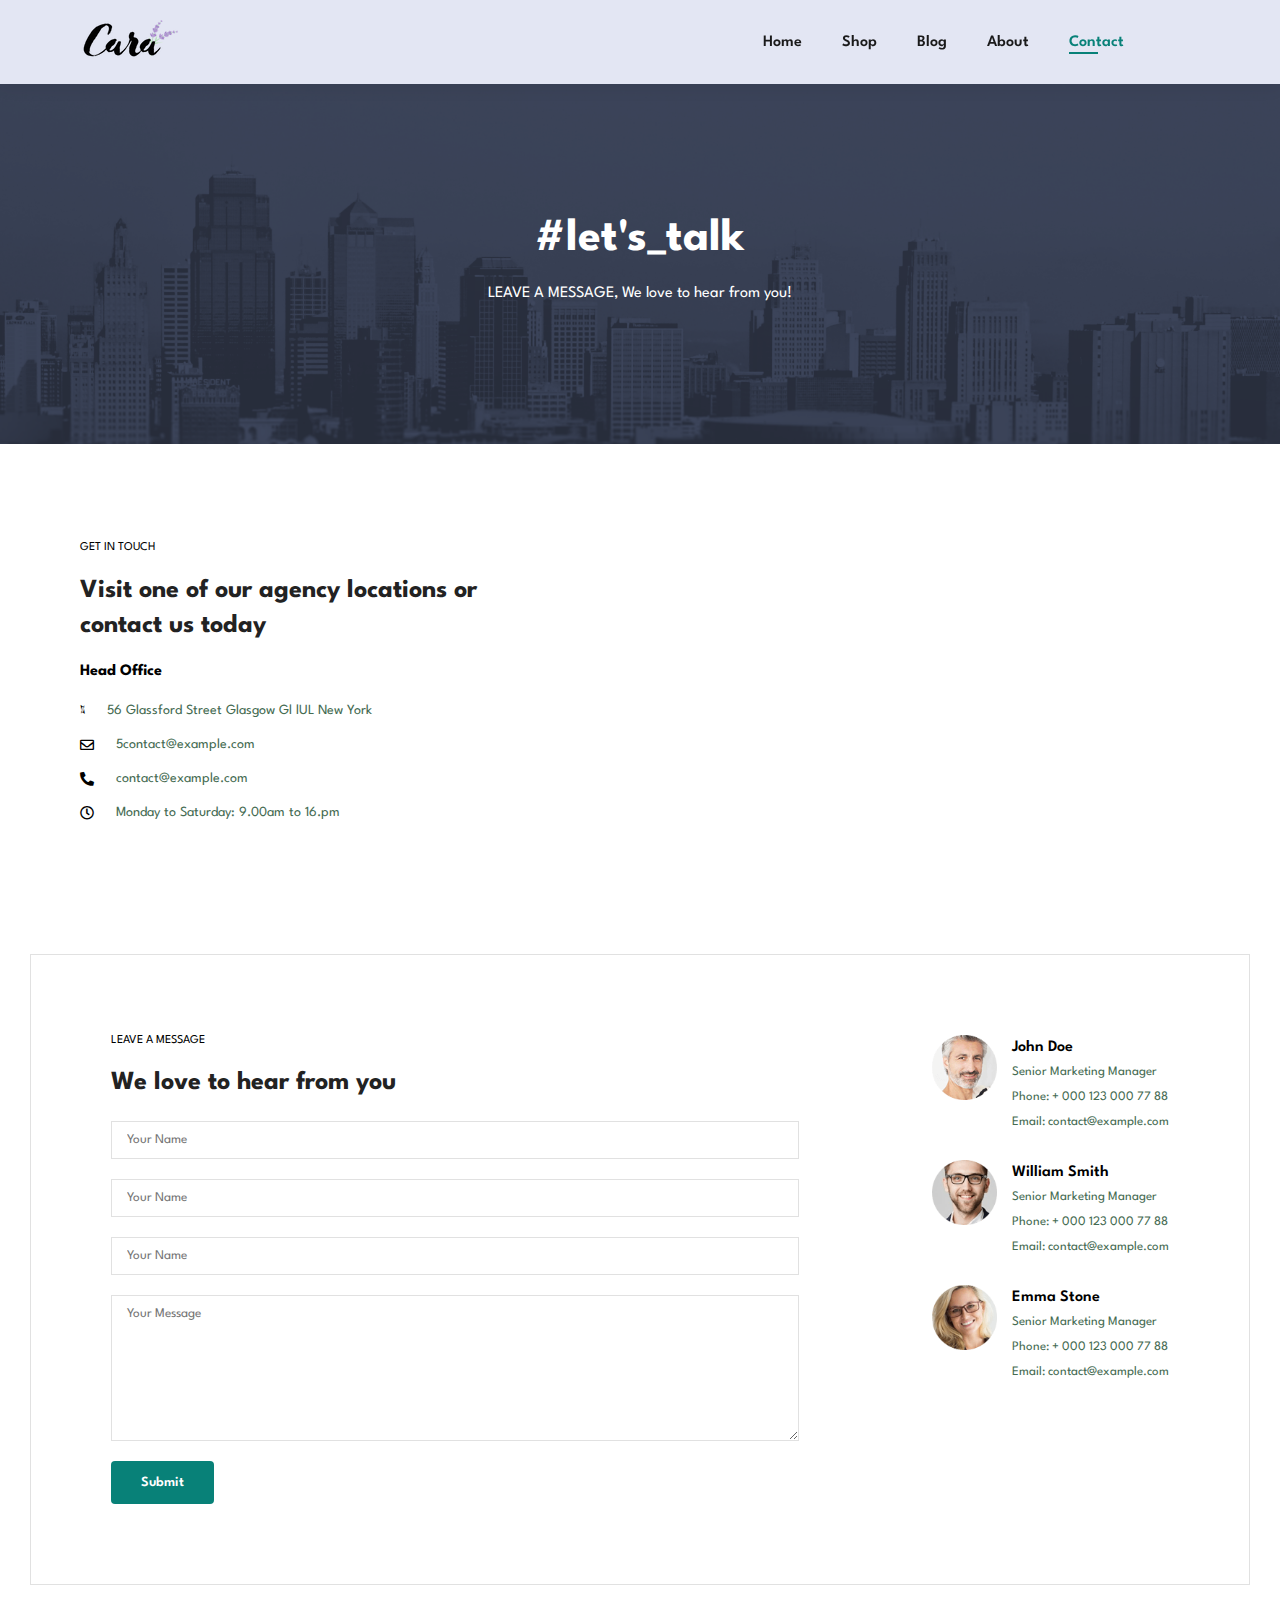
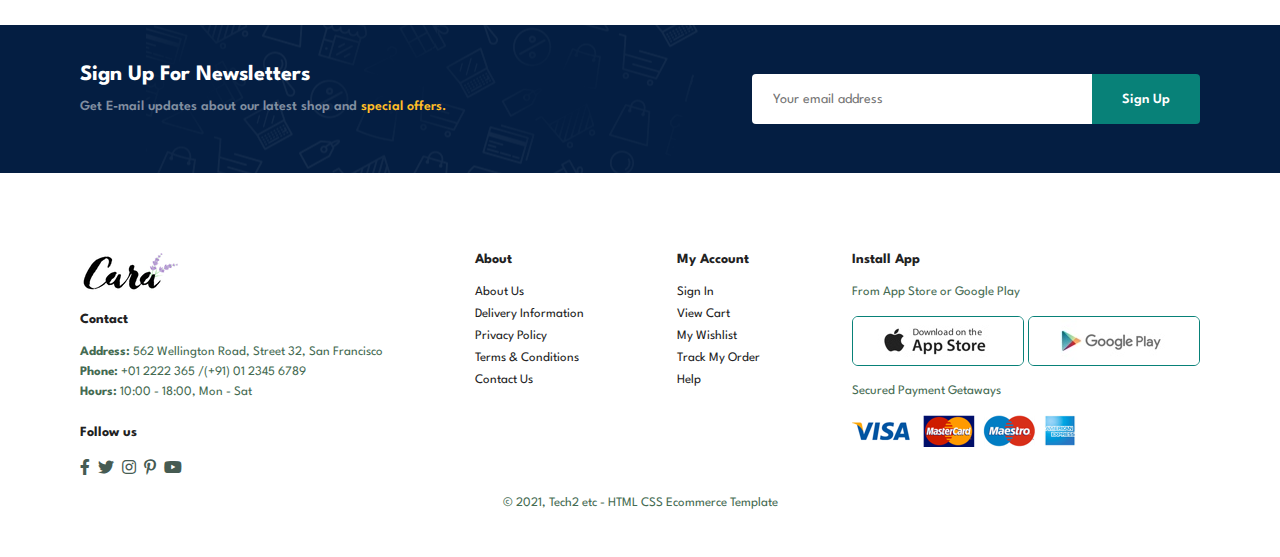
<file: contact.html>
<!DOCTYPE html>
<html lang="en">

<head>
    <meta charset="UTF-8">
    <meta http-equiv="X-UA-Compatible" content="IE=edge">
    <meta name="viewport" content="width=device-width, initial-scale=1.0">
    <title>Ecommerce Website</title>
    <link rel="stylesheet" href="https://pro.fontawesome.com/releases/v5.10.0/css/all.css" />
    <link rel="stylesheet" href="style.css">
    
</head>

<body>
    <section id="header">
        <a href="#"><img src="/images/logo.png" class="logo" alt=""></a>
        <div >
            <ul id="navbar">
                <li><a href="index.html">Home</a></li>
                <li><a href="shop.html">Shop</a></li>
                <li><a href="blog.html">Blog</a></li>
                <li><a href="about.html">About</a></li>
                <li><a  class="active" href="contact.html">Contact</a></li>
                <li id="lg-bag" ><a href="cart.html"><i class="far fa-shopping-bag" aria-hidden="true"></i></a></li>
                <a href="#" id="close"><i class="far fa-times"></i></a>
            </ul>     
        </div>
        <div id="mobile">
            <a href="cart.html"><i class="far fa-shopping-bag" aria-hidden="true"></i></a>
            <i id="bar" class="fas fa-outdent"></i>
        </div>
    </section>

    <section id="page-header" class="about-header" >
        <h2>#let's_talk</h2>
        <p>LEAVE A MESSAGE, We love to hear from you!</p>
    </section>
    <section id="contact-details" class="section-p1">
        <div class="details">
            <span>GET IN TOUCH</span>
            <h2>Visit one of our agency locations or contact us today</h2>
            <h3>Head Office</h3>
            <div>
                <li>
                    <i class="fal fa-map"></i>
                    <p>56 Glassford Street Glasgow Gl lUL New York</p>
                </li>
                <li>
                    <i class="far fa-envelope"></i>
                    <p>5contact@example.com</p>
                </li>
                <li>
                    <i class="fas fa-phone-alt"></i>
                    <p>contact@example.com</p>
                </li>
                <li>
                    <i class="far fa-clock"></i>
                    <p>Monday to Saturday: 9.00am to 16.pm</p>
                </li>
            </div>
        </div>
        <div class="map">
            <iframe src="https://www.google.com/maps/embed?pb=!1m18!1m12!1m3!1d3970.3204383857137!2d-0.08094328507218342!3d5.66672073410114!2m3!1f0!2f0!3f0!3m2!1i1024!2i768!4f13.1!3m3!1m2!1s0xfdf83afadf3a56f%3A0x27aba2b7bedf7937!2sBorteyman%20SSNIT%20Kundum%20Blk!5e0!3m2!1sen!2sgh!4v1658660992385!5m2!1sen!2sgh" width="600" height="450" style="border:0;" allowfullscreen="" loading="lazy" referrerpolicy="no-referrer-when-downgrade"></iframe>

        </div>
    </section>

    <section id="form-details">
        <form action="">
            <span>LEAVE A MESSAGE</span>
            <h2>We love to hear from you</h2>
            <input type="text" placeholder="Your Name">
            <input type="text" placeholder="Your Name">
            <input type="text" placeholder="Your Name">
            <textarea name="" id="" cols="30" rows="10" placeholder="Your Message"></textarea>
            <button class="normal">Submit</button>
        </form>
        <div class="people">
            <div>
                <img src="/images/people/1.png" alt="">
                <p><span>John Doe</span>Senior Marketing Manager <br>Phone: + 000 123 000 77 88 <br>Email: contact@example.com</p>
            </div>
            <div>
                <img src="/images/people/2.png" alt="">
                <p><span>William Smith</span>Senior Marketing Manager <br>Phone: + 000 123 000 77 88 <br>Email: contact@example.com</p>
            </div>
            <div>
                <img src="/images/people/3.png" alt="">
                <p><span>Emma Stone</span>Senior Marketing Manager <br>Phone: + 000 123 000 77 88 <br>Email: contact@example.com</p>
            </div>
        </div>
    </section>

    <section id="newsletter" class="section-p1 section-m1">
        <div class="newstext">
            <h4>Sign Up For Newsletters</h4>
            <p>Get E-mail updates about our latest shop and <span>special offers.</span></p>
        </div>
        <div class="form">
            <input type="text" placeholder="Your email address">
            <button class="normal">Sign Up</button>
        </div>
    </section>

    <footer class="section-p1">
        <div class="col">
            <img class="logo" src="/images/logo.png" alt="">
            <h4>Contact</h4>
            <p><strong>Address: </strong> 562 Wellington Road, Street 32, San Francisco</p>
            <p><strong>Phone: </strong> +01 2222 365 /(+91) 01 2345 6789</p>
            <p><strong>Hours: </strong> 10:00 - 18:00, Mon - Sat</p>
            <div class="follow">
                <h4>Follow us</h4>
                <div class="icon">
                    <i class="fab fa-facebook-f"></i>
                    <i class="fab fa-twitter"></i>
                    <i class="fab fa-instagram"></i>
                    <i class="fab fa-pinterest-p"></i>
                    <i class="fab fa-youtube"></i>
                </div>
            </div>
        </div>
        <div class="col">
            <h4>About</h4>
            <a href="#">About Us</a>
            <a href="#">Delivery Information</a>
            <a href="#">Privacy Policy</a>
            <a href="#">Terms & Conditions</a>
            <a href="#">Contact Us</a>
        </div>
        <div class="col">
            <h4>My Account</h4>
            <a href="#">Sign In</a>
            <a href="#">View Cart</a>
            <a href="#">My Wishlist</a>
            <a href="#">Track My Order</a>
            <a href="#">Help</a>
        </div>

        <div class="col install">
            <h4>Install App</h4>
            <p>From App Store or Google Play</p>
            <div class="row">
                <img src="/images/pay/app.jpg" alt="">
                <img src="/images/pay/play.jpg" alt="">
            </div>
            <p>Secured Payment Getaways</p>
            <img src="/images/pay/pay.png" alt="">
        </div>
        <div class="copyright">
            <p><span>&copy;</span> 2021, Tech2 etc - HTML CSS Ecommerce Template</p>
        </div>
    </footer>
    <script src="/script.js"></script>
</body>
</html>
</file>
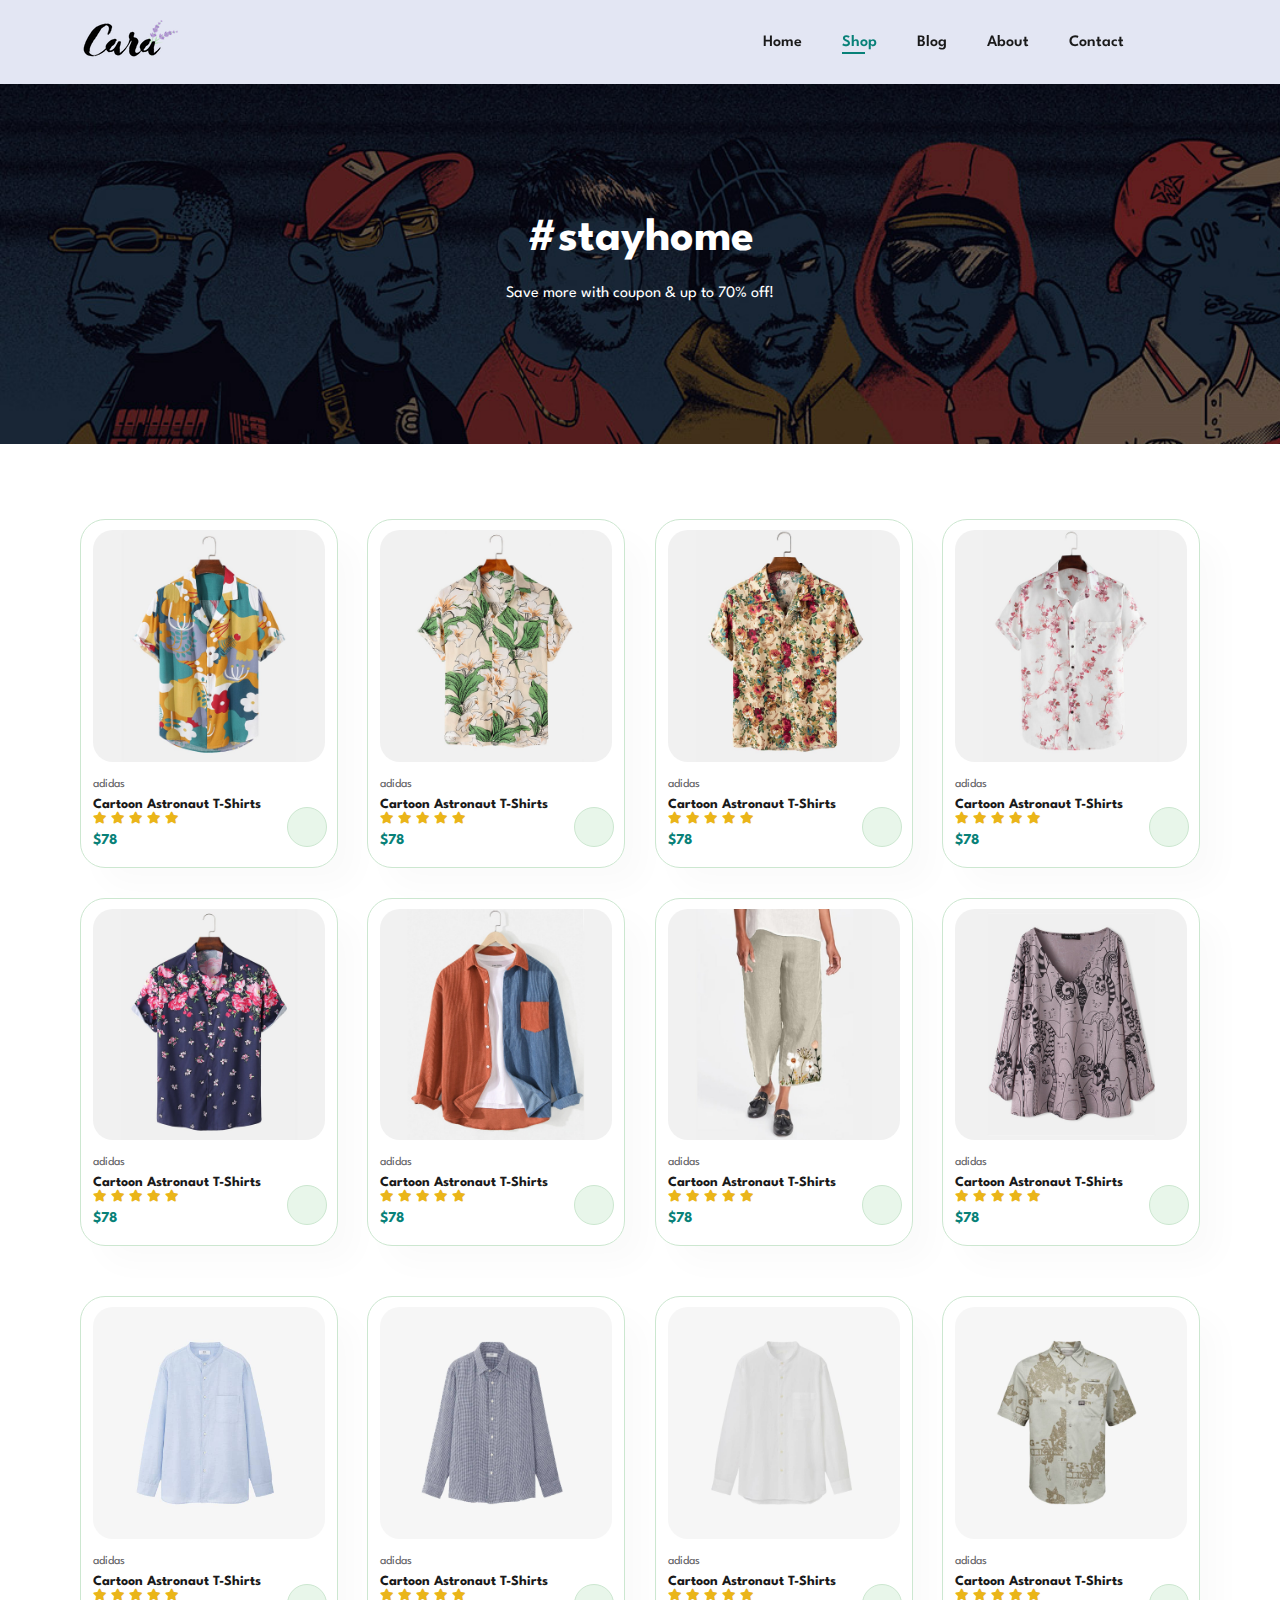
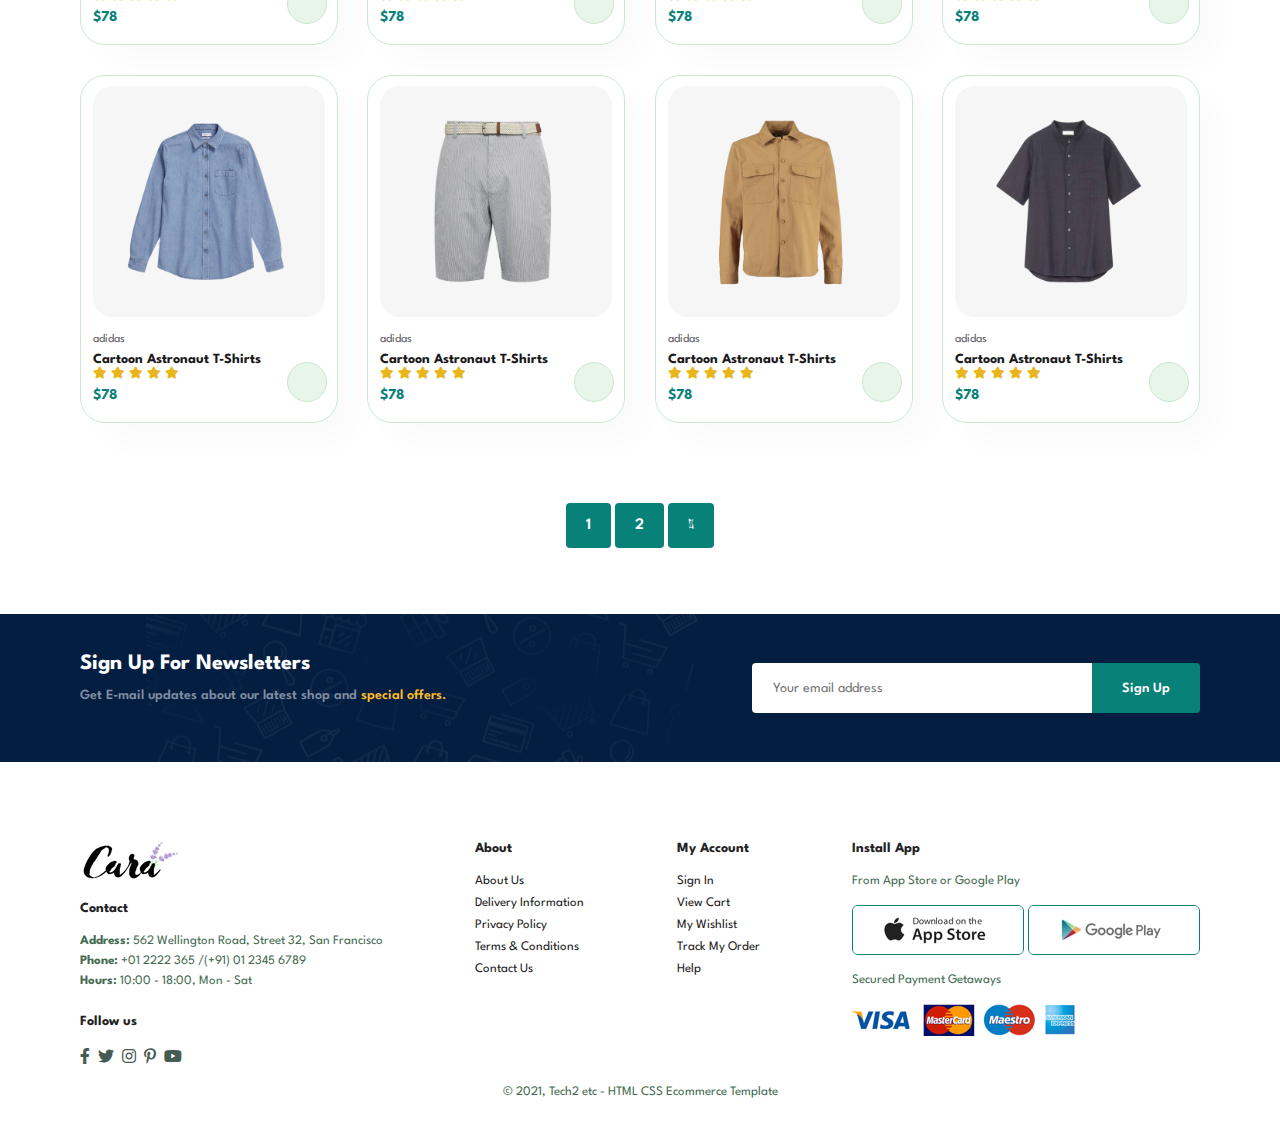
<file: shop.html>
<!DOCTYPE html>
<html lang="en">

<head>
    <meta charset="UTF-8">
    <meta http-equiv="X-UA-Compatible" content="IE=edge">
    <meta name="viewport" content="width=device-width, initial-scale=1.0">
    <title>Ecommerce Website</title>
    <link rel="stylesheet" href="https://pro.fontawesome.com/releases/v5.10.0/css/all.css" />
    <link rel="stylesheet" href="style.css">
    
</head>

<body>
    <section id="header">
        <a href="#"><img src="/images/logo.png" class="logo" alt=""></a>
        <div >
            <ul id="navbar">
                <li><a href="index.html">Home</a></li>
                <li><a class="active" href="shop.html">Shop</a></li>
                <li><a href="blog.html">Blog</a></li>
                <li><a href="about.html">About</a></li>
                <li><a href="contact.html">Contact</a></li>
                <li id="lg-bag" ><a href="cart.html"><i class="far fa-shopping-bag" aria-hidden="true"></i></a></li>
                <a href="#" id="close"><i class="far fa-times"></i></a>
            </ul>     
        </div>
        <div id="mobile">
            <a href="cart.html"><i class="far fa-shopping-bag" aria-hidden="true"></i></a>
            <i id="bar" class="fas fa-outdent"></i>
        </div>
    </section>

    <section id="page-header">
        <h2>#stayhome</h2>
        <p>Save more with coupon & up to 70% off!</p>
    </section>

    <section id="product1" class="section-p1" >
        <div class="pro-container">
            <div class="pro" onclick="window.location.href='sproduct.html';">
                <img src="/images/products/f1.jpg" alt="">
                <div class="des">
                    <span>adidas</span>
                    <h5>Cartoon Astronaut T-Shirts</h5>
                    <div class="star">
                        <i class="fas fa-star"></i>
                        <i class="fas fa-star"></i>
                        <i class="fas fa-star"></i>
                        <i class="fas fa-star"></i>
                        <i class="fas fa-star"></i>
                    </div>
                    <h4>$78</h4>
                </div>
                <a href="#"><i class="far fa-shopping-cart cart"></i></a>
            </div>
            <div class="pro">
                <img src="/images/products/f2.jpg" alt="">
                <div class="des">
                    <span>adidas</span>
                    <h5>Cartoon Astronaut T-Shirts</h5>
                    <div class="star">
                        <i class="fas fa-star"></i>
                        <i class="fas fa-star"></i>
                        <i class="fas fa-star"></i>
                        <i class="fas fa-star"></i>
                        <i class="fas fa-star"></i>
                    </div>
                    <h4>$78</h4>
                </div>
                <a href="#"><i class="far fa-shopping-cart cart"></i></a>
            </div>
            <div class="pro">
                <img src="/images/products/f3.jpg" alt="">
                <div class="des">
                    <span>adidas</span>
                    <h5>Cartoon Astronaut T-Shirts</h5>
                    <div class="star">
                        <i class="fas fa-star"></i>
                        <i class="fas fa-star"></i>
                        <i class="fas fa-star"></i>
                        <i class="fas fa-star"></i>
                        <i class="fas fa-star"></i>
                    </div>
                    <h4>$78</h4>
                </div>
                <a href="#"><i class="far fa-shopping-cart cart"></i></a>
            </div>
            <div class="pro">
                <img src="/images/products/f4.jpg" alt="">
                <div class="des">
                    <span>adidas</span>
                    <h5>Cartoon Astronaut T-Shirts</h5>
                    <div class="star">
                        <i class="fas fa-star"></i>
                        <i class="fas fa-star"></i>
                        <i class="fas fa-star"></i>
                        <i class="fas fa-star"></i>
                        <i class="fas fa-star"></i>
                    </div>
                    <h4>$78</h4>
                </div>
                <a href="#"><i class="far fa-shopping-cart cart"></i></a>
            </div>
            <div class="pro">
                <img src="/images/products/f5.jpg" alt="">
                <div class="des">
                    <span>adidas</span>
                    <h5>Cartoon Astronaut T-Shirts</h5>
                    <div class="star">
                        <i class="fas fa-star"></i>
                        <i class="fas fa-star"></i>
                        <i class="fas fa-star"></i>
                        <i class="fas fa-star"></i>
                        <i class="fas fa-star"></i>
                    </div>
                    <h4>$78</h4>
                </div>
                <a href="#"><i class="far fa-shopping-cart cart"></i></a>
            </div>
            <div class="pro">
                <img src="/images/products/f6.jpg" alt="">
                <div class="des">
                    <span>adidas</span>
                    <h5>Cartoon Astronaut T-Shirts</h5>
                    <div class="star">
                        <i class="fas fa-star"></i>
                        <i class="fas fa-star"></i>
                        <i class="fas fa-star"></i>
                        <i class="fas fa-star"></i>
                        <i class="fas fa-star"></i>
                    </div>
                    <h4>$78</h4>
                </div>
                <a href="#"><i class="far fa-shopping-cart cart"></i></a>
            </div>
            <div class="pro">
                <img src="/images/products/f7.jpg" alt="">
                <div class="des">
                    <span>adidas</span>
                    <h5>Cartoon Astronaut T-Shirts</h5>
                    <div class="star">
                        <i class="fas fa-star"></i>
                        <i class="fas fa-star"></i>
                        <i class="fas fa-star"></i>
                        <i class="fas fa-star"></i>
                        <i class="fas fa-star"></i>
                    </div>
                    <h4>$78</h4>
                </div>
                <a href="#"><i class="far fa-shopping-cart cart"></i></a>
            </div>
            <div class="pro">
                <img src="/images/products/f8.jpg" alt="">
                <div class="des">
                    <span>adidas</span>
                    <h5>Cartoon Astronaut T-Shirts</h5>
                    <div class="star">
                        <i class="fas fa-star"></i>
                        <i class="fas fa-star"></i>
                        <i class="fas fa-star"></i>
                        <i class="fas fa-star"></i>
                        <i class="fas fa-star"></i>
                    </div>
                    <h4>$78</h4>
                </div>
                <a href="#"><i class="far fa-shopping-cart cart"></i></a>
            </div>
        </div>
        <div class="pro-container">
            <div class="pro">
                <img src="/images/products/n1.jpg" alt="">
                <div class="des">
                    <span>adidas</span>
                    <h5>Cartoon Astronaut T-Shirts</h5>
                    <div class="star">
                        <i class="fas fa-star"></i>
                        <i class="fas fa-star"></i>
                        <i class="fas fa-star"></i>
                        <i class="fas fa-star"></i>
                        <i class="fas fa-star"></i>
                    </div>
                    <h4>$78</h4>
                </div>
                    <a href="#"><i class="far fa-shopping-cart cart"></i></a>
            </div>
            <div class="pro">
                <img src="/images/products/n2.jpg" alt="">
                <div class="des">
                    <span>adidas</span>
                    <h5>Cartoon Astronaut T-Shirts</h5>
                    <div class="star">
                        <i class="fas fa-star"></i>
                        <i class="fas fa-star"></i>
                        <i class="fas fa-star"></i>
                        <i class="fas fa-star"></i>
                        <i class="fas fa-star"></i>
                    </div>
                    <h4>$78</h4>
                </div>
                <a href="#"><i class="far fa-shopping-cart cart"></i></a>
            </div>
            <div class="pro">
                <img src="/images/products/n3.jpg" alt="">
                <div class="des">
                    <span>adidas</span>
                    <h5>Cartoon Astronaut T-Shirts</h5>
                    <div class="star">
                        <i class="fas fa-star"></i>
                        <i class="fas fa-star"></i>
                        <i class="fas fa-star"></i>
                        <i class="fas fa-star"></i>
                        <i class="fas fa-star"></i>
                    </div>
                    <h4>$78</h4>
                </div>
                <a href="#"><i class="far fa-shopping-cart cart"></i></a>
            </div>
            <div class="pro">
                <img src="/images/products/n4.jpg" alt="">
                <div class="des">
                    <span>adidas</span>
                    <h5>Cartoon Astronaut T-Shirts</h5>
                    <div class="star">
                        <i class="fas fa-star"></i>
                        <i class="fas fa-star"></i>
                        <i class="fas fa-star"></i>
                        <i class="fas fa-star"></i>
                        <i class="fas fa-star"></i>
                    </div>
                    <h4>$78</h4>
                </div>
                <a href="#"><i class="far fa-shopping-cart cart"></i></a>
            </div>
            <div class="pro">
                <img src="/images/products/n5.jpg" alt="">
                <div class="des">
                    <span>adidas</span>
                    <h5>Cartoon Astronaut T-Shirts</h5>
                    <div class="star">
                        <i class="fas fa-star"></i>
                        <i class="fas fa-star"></i>
                        <i class="fas fa-star"></i>
                        <i class="fas fa-star"></i>
                        <i class="fas fa-star"></i>
                    </div>
                    <h4>$78</h4>
                </div>
                <a href="#"><i class="far fa-shopping-cart cart"></i></a>
            </div>
            <div class="pro">
                <img src="/images/products/n6.jpg" alt="">
                <div class="des">
                    <span>adidas</span>
                    <h5>Cartoon Astronaut T-Shirts</h5>
                    <div class="star">
                        <i class="fas fa-star"></i>
                        <i class="fas fa-star"></i>
                        <i class="fas fa-star"></i>
                        <i class="fas fa-star"></i>
                        <i class="fas fa-star"></i>
                    </div>
                    <h4>$78</h4>
                </div>
                <a href="#"><i class="far fa-shopping-cart cart"></i></a>
            </div>
            <div class="pro">
                <img src="/images/products/n7.jpg" alt="">
                <div class="des">
                    <span>adidas</span>
                    <h5>Cartoon Astronaut T-Shirts</h5>
                    <div class="star">
                        <i class="fas fa-star"></i>
                        <i class="fas fa-star"></i>
                        <i class="fas fa-star"></i>
                        <i class="fas fa-star"></i>
                        <i class="fas fa-star"></i>
                    </div>
                    <h4>$78</h4>
                </div>
                <a href="#"><i class="far fa-shopping-cart cart"></i></a>
            </div>
            <div class="pro">
                <img src="/images/products/n8.jpg" alt="">
                <div class="des">
                    <span>adidas</span>
                    <h5>Cartoon Astronaut T-Shirts</h5>
                    <div class="star">
                        <i class="fas fa-star"></i>
                        <i class="fas fa-star"></i>
                        <i class="fas fa-star"></i>
                        <i class="fas fa-star"></i>
                        <i class="fas fa-star"></i>
                    </div>
                    <h4>$78</h4>
                </div>
                <a href="#"><i class="far fa-shopping-cart cart"></i></a>
            </div>
        </div>
    </section>

    <section id="pagination" class="section-p1">
        <a href="#">1</a>
        <a href="#">2</a>
        <a href="#"><i class="fal fa-long-arrow-alt-right"></i></a>
    </section>

    <section id="newsletter" class="section-p1 section-m1">
        <div class="newstext">
            <h4>Sign Up For Newsletters</h4>
            <p>Get E-mail updates about our latest shop and <span>special offers.</span></p>
        </div>
        <div class="form">
            <input type="text" placeholder="Your email address">
            <button class="normal">Sign Up</button>
        </div>
    </section>

    <footer class="section-p1">
        <div class="col">
            <img class="logo" src="/images/logo.png" alt="">
            <h4>Contact</h4>
            <p><strong>Address: </strong> 562 Wellington Road, Street 32, San Francisco</p>
            <p><strong>Phone: </strong> +01 2222 365 /(+91) 01 2345 6789</p>
            <p><strong>Hours: </strong> 10:00 - 18:00, Mon - Sat</p>
            <div class="follow">
                <h4>Follow us</h4>
                <div class="icon">
                    <i class="fab fa-facebook-f"></i>
                    <i class="fab fa-twitter"></i>
                    <i class="fab fa-instagram"></i>
                    <i class="fab fa-pinterest-p"></i>
                    <i class="fab fa-youtube"></i>
                </div>
            </div>
        </div>
        <div class="col">
            <h4>About</h4>
            <a href="#">About Us</a>
            <a href="#">Delivery Information</a>
            <a href="#">Privacy Policy</a>
            <a href="#">Terms & Conditions</a>
            <a href="#">Contact Us</a>
        </div>
        <div class="col">
            <h4>My Account</h4>
            <a href="#">Sign In</a>
            <a href="#">View Cart</a>
            <a href="#">My Wishlist</a>
            <a href="#">Track My Order</a>
            <a href="#">Help</a>
        </div>

        <div class="col install">
            <h4>Install App</h4>
            <p>From App Store or Google Play</p>
            <div class="row">
                <img src="/images/pay/app.jpg" alt="">
                <img src="/images/pay/play.jpg" alt="">
            </div>
            <p>Secured Payment Getaways</p>
            <img src="/images/pay/pay.png" alt="">
        </div>
        <div class="copyright">
            <p><span>&copy;</span> 2021, Tech2 etc - HTML CSS Ecommerce Template</p>
        </div>
    </footer>
    <script src="/script.js"></script>
</body>
</html>
</file>
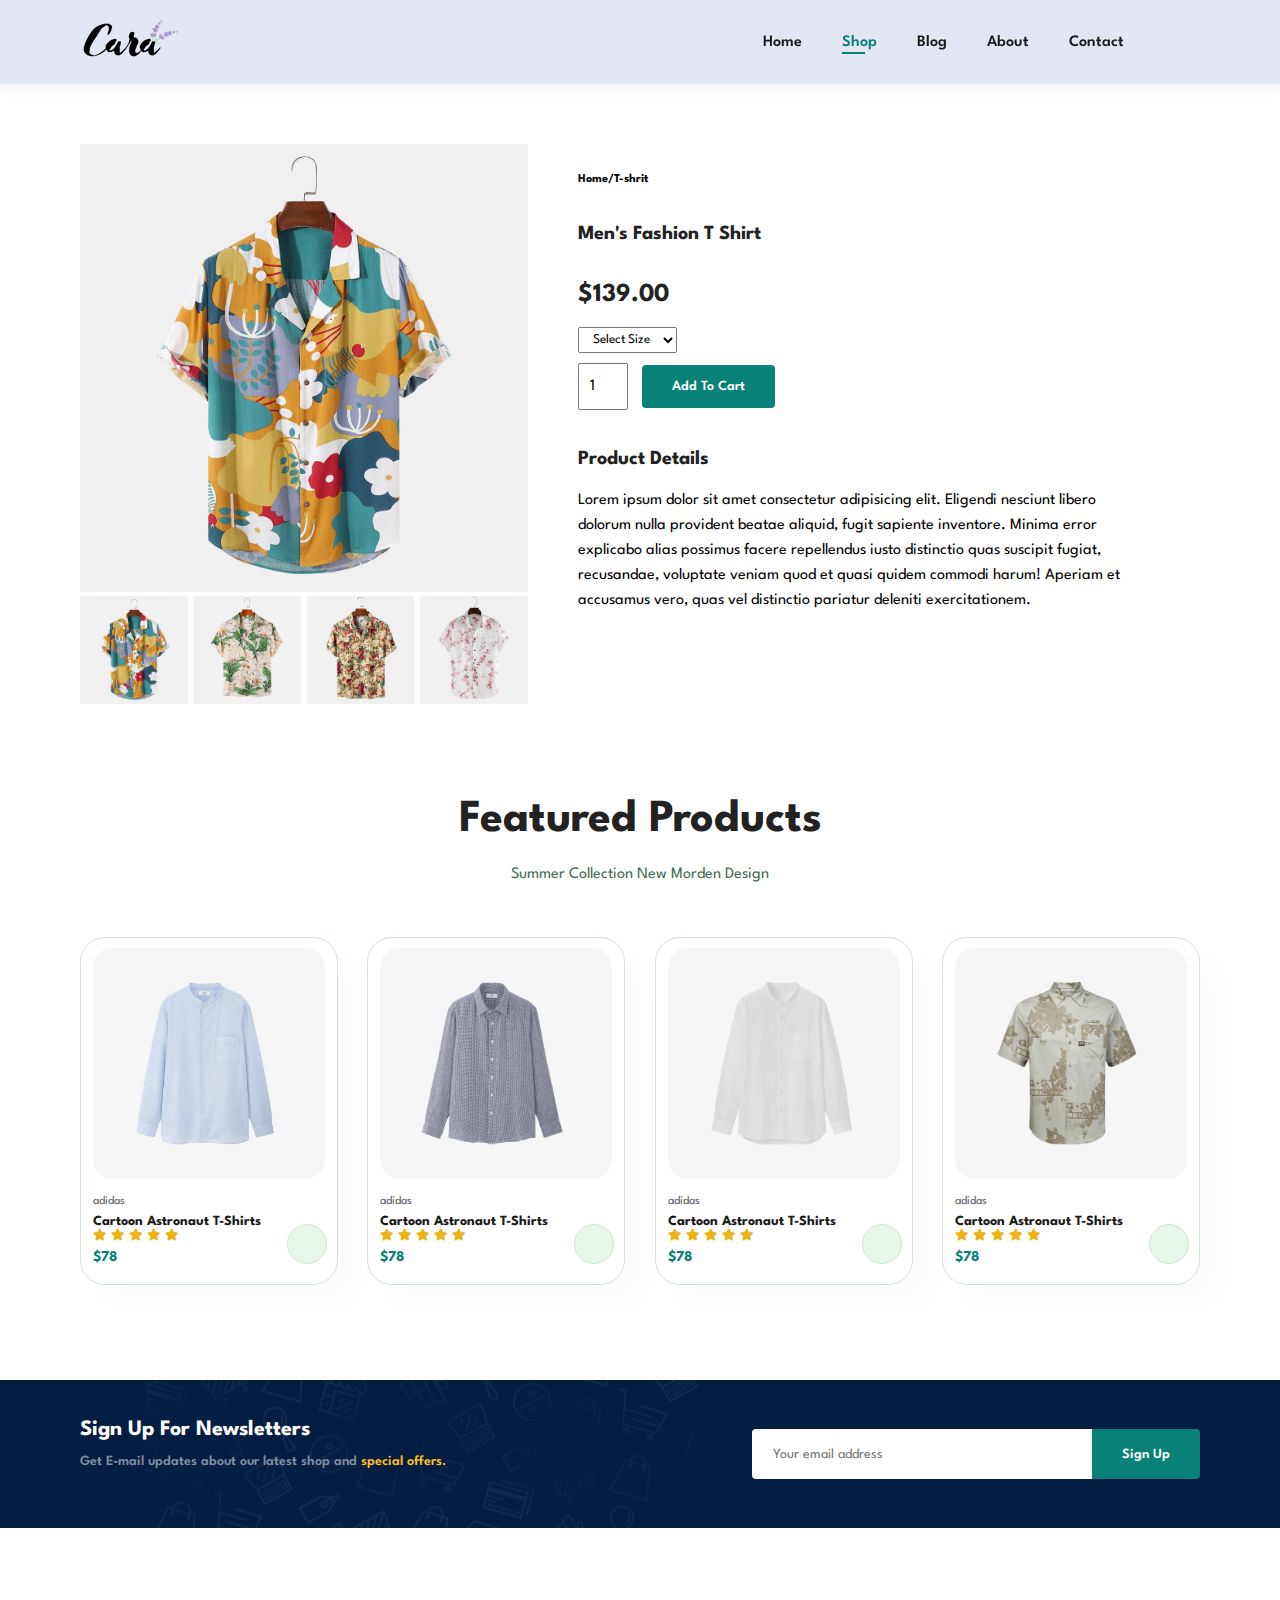
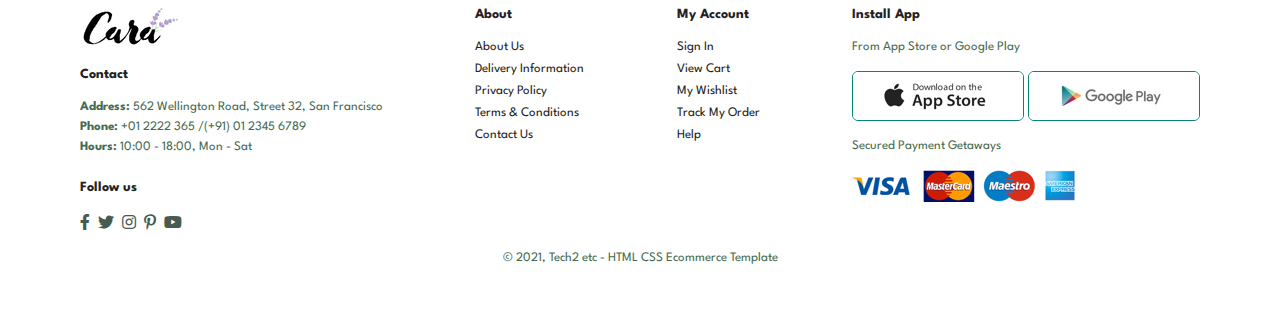
<file: sproduct.html>
<!DOCTYPE html>
<html lang="en">

<head>
    <meta charset="UTF-8">
    <meta http-equiv="X-UA-Compatible" content="IE=edge">
    <meta name="viewport" content="width=device-width, initial-scale=1.0">
    <title>Ecommerce Website</title>
    <link rel="stylesheet" href="https://pro.fontawesome.com/releases/v5.10.0/css/all.css" />
    <link rel="stylesheet" href="style.css">
    
</head>

<body>
    <section id="header">
        <a href="#"><img src="/images/logo.png" class="logo" alt=""></a>
        <div >
            <ul id="navbar">
                <li><a href="index.html">Home</a></li>
                <li><a class="active" href="shop.html">Shop</a></li>
                <li><a href="blog.html">Blog</a></li>
                <li><a href="about.html">About</a></li>
                <li><a href="contact.html">Contact</a></li>
                <li id="lg-bag" ><a href="cart.html"><i class="far fa-shopping-bag" aria-hidden="true"></i></a></li>
                <a href="#" id="close"><i class="far fa-times"></i></a>
            </ul>     
        </div>
        <div id="mobile">
            <a href="cart.html"><i class="far fa-shopping-bag" aria-hidden="true"></i></a>
            <i id="bar" class="fas fa-outdent"></i>
        </div>
    </section>

    <section id="prodetails" class="section-p1">
        <div class="single-pro-image">
            <img src="/images/products/f1.jpg" width="100%" id="MainImg" alt="">
            <div class="small-img-group">
                <div class="small-img-col">
                    <img src="/images/products/f1.jpg" width="100%" class="small-img" alt="">
                </div>
                <div class="small-img-col">
                    <img src="/images/products/f2.jpg" width="100%" class="small-img" alt="">
                </div>
                <div class="small-img-col">
                    <img src="/images/products/f3.jpg" width="100%" class="small-img" alt="">
                </div>
                <div class="small-img-col">
                    <img src="/images/products/f4.jpg" width="100%" class="small-img" alt="">
                </div>
            </div>
        </div>
        <div class="single-pro-details">
            <h6>Home/T-shrit</h6>
            <h4>Men's Fashion T Shirt</h4>
            <h2>$139.00</h2>
            <select>
                <option>Select Size</option>
                <option>XL</option>
                <option>XXL</option>
                <option>Small</option>
                <option>Large</option>
            </select>
            <input type="number" value="1">
            <button class="normal">Add To Cart</button>
            <h4>Product Details</h4>
            <span>Lorem ipsum dolor sit amet consectetur adipisicing elit. Eligendi nesciunt libero dolorum nulla provident beatae aliquid, fugit sapiente inventore. Minima error explicabo alias possimus facere repellendus iusto distinctio quas suscipit fugiat, recusandae, voluptate veniam quod et quasi quidem commodi harum! Aperiam et accusamus vero, quas vel distinctio pariatur deleniti exercitationem.</span>
        </div>
    </section>

    <section id="product1" class="section-p1" >
        <h2>Featured Products</h2>
        <p>Summer Collection New Morden Design</p>
        <div class="pro-container">
            <div class="pro">
                <img src="/images/products/n1.jpg" alt="">
                <div class="des">
                    <span>adidas</span>
                    <h5>Cartoon Astronaut T-Shirts</h5>
                    <div class="star">
                        <i class="fas fa-star"></i>
                        <i class="fas fa-star"></i>
                        <i class="fas fa-star"></i>
                        <i class="fas fa-star"></i>
                        <i class="fas fa-star"></i>
                    </div>
                    <h4>$78</h4>
                </div>
                <a href="#"><i class="far fa-shopping-cart cart"></i></a>
            </div>
            <div class="pro">
                <img src="/images/products/n2.jpg" alt="">
                <div class="des">
                    <span>adidas</span>
                    <h5>Cartoon Astronaut T-Shirts</h5>
                    <div class="star">
                        <i class="fas fa-star"></i>
                        <i class="fas fa-star"></i>
                        <i class="fas fa-star"></i>
                        <i class="fas fa-star"></i>
                        <i class="fas fa-star"></i>
                    </div>
                    <h4>$78</h4>
                </div>
                <a href="#"><i class="far fa-shopping-cart cart"></i></a>
            </div>
            <div class="pro">
                <img src="/images/products/n3.jpg" alt="">
                <div class="des">
                    <span>adidas</span>
                    <h5>Cartoon Astronaut T-Shirts</h5>
                    <div class="star">
                        <i class="fas fa-star"></i>
                        <i class="fas fa-star"></i>
                        <i class="fas fa-star"></i>
                        <i class="fas fa-star"></i>
                        <i class="fas fa-star"></i>
                    </div>
                    <h4>$78</h4>
                </div>
                <a href="#"><i class="far fa-shopping-cart cart"></i></a>
            </div>
            <div class="pro">
                <img src="/images/products/n4.jpg" alt="">
                <div class="des">
                    <span>adidas</span>
                    <h5>Cartoon Astronaut T-Shirts</h5>
                    <div class="star">
                        <i class="fas fa-star"></i>
                        <i class="fas fa-star"></i>
                        <i class="fas fa-star"></i>
                        <i class="fas fa-star"></i>
                        <i class="fas fa-star"></i>
                    </div>
                    <h4>$78</h4>
                </div>
                <a href="#"><i class="far fa-shopping-cart cart"></i></a>
            </div>
        </div>
    </section>

    <section id="newsletter" class="section-p1 section-m1">
        <div class="newstext">
            <h4>Sign Up For Newsletters</h4>
            <p>Get E-mail updates about our latest shop and <span>special offers.</span></p>
        </div>
        <div class="form">
            <input type="text" placeholder="Your email address">
            <button class="normal">Sign Up</button>
        </div>
    </section>

    <footer class="section-p1">
        <div class="col">
            <img class="logo" src="/images/logo.png" alt="">
            <h4>Contact</h4>
            <p><strong>Address: </strong> 562 Wellington Road, Street 32, San Francisco</p>
            <p><strong>Phone: </strong> +01 2222 365 /(+91) 01 2345 6789</p>
            <p><strong>Hours: </strong> 10:00 - 18:00, Mon - Sat</p>
            <div class="follow">
                <h4>Follow us</h4>
                <div class="icon">
                    <i class="fab fa-facebook-f"></i>
                    <i class="fab fa-twitter"></i>
                    <i class="fab fa-instagram"></i>
                    <i class="fab fa-pinterest-p"></i>
                    <i class="fab fa-youtube"></i>
                </div>
            </div>
        </div>
        <div class="col">
            <h4>About</h4>
            <a href="#">About Us</a>
            <a href="#">Delivery Information</a>
            <a href="#">Privacy Policy</a>
            <a href="#">Terms & Conditions</a>
            <a href="#">Contact Us</a>
        </div>
        <div class="col">
            <h4>My Account</h4>
            <a href="#">Sign In</a>
            <a href="#">View Cart</a>
            <a href="#">My Wishlist</a>
            <a href="#">Track My Order</a>
            <a href="#">Help</a>
        </div>

        <div class="col install">
            <h4>Install App</h4>
            <p>From App Store or Google Play</p>
            <div class="row">
                <img src="/images/pay/app.jpg" alt="">
                <img src="/images/pay/play.jpg" alt="">
            </div>
            <p>Secured Payment Getaways</p>
            <img src="/images/pay/pay.png" alt="">
        </div>
        <div class="copyright">
            <p><span>&copy;</span> 2021, Tech2 etc - HTML CSS Ecommerce Template</p>
        </div>
    </footer>
    <script src="/script.js"></script>
</body>
</html>
</file>
<file: style.css>
@import url('https://fonts.googleapis.com/css2?family=Spartan:wght@100;200;300;400;500;600;700;800;900&display=swap');

* {
    margin: 0;
    padding: 0;
    box-sizing: border-box;
    font-family: 'Spartan', 'sans-serif';
}

h1 {
    font-size: 50px;
    line-height: 64px;
    color: #222;
}

h2 {
    font-size: 46px;
    line-height: 64px;
    color: #222;
}

h4 {
    font-size: 20px;
    color: #222;
}

h6 {
    font-weight: 700;
    font-size: 12px;
}

p {
    font-size: 16px;
    color: #456b52;
    margin: 15px 0 20px 0;
}

.section-p1 {
    padding: 40px 80px;
}

.section-m1 {
    margin: 40px 0;
}

button.normal {
    font-size: 14px;
    font-weight: 600;
    padding: 15px 30px;
    color: #000;
    background-color: #fff;
    border-radius: 4px;
    cursor: pointer;
    border: none;
    outline: none;
    transition: 0.2s;
}

button.white {
    font-size: 13px;
    font-weight: 600;
    padding: 11px 18px;
    color: #fff;
    background-color: transparent;
    cursor: pointer;
    border: 1px solid #fff;
    outline: none;
    transition: 0.2s;
}

body {
    width: 100%;
}

/* Header Start */

#header {
    display: flex;
    align-items: center;
    justify-content: space-between;
    padding: 20px 80px;
    background: #E3E6F3;
    box-shadow: 0 5px 15px rgba(0, 0, 0, 0.06);
    top: 0;
    left: 0;
    position: sticky;
    z-index: 999;
}

#navbar {
    display: flex;
    align-items: center;
    justify-content: center;
}


#navbar li {
    list-style: none;
    padding: 0 20px;
    position: relative;
}

#navbar li a {
    text-decoration: none;
    font-size: 16px;
    font-weight: 600;
    color: #1a1a1a;
    transition: 0.3s ease;
}

#navbar li a:hover,
#navbar li a.active {
    color: #088178;
}

#navbar li a.active::after,
#navbar li a:hover::after {
    content: "";
    width: 30%;
    height: 2px;
    background: #088178;
    position: absolute;
    bottom: -4px;
    left: 20px;
}

#mobile {
    display: none;
    align-items: center;
}

#close {
    display: none;
}

/* Hero Start */

#hero {
    background: url(/images/hero4.png);
    height: 90vh;
    width: 100%;
    background-size: cover;
    background-position: top 25% right 0;
    padding: 0 80px;
    display: flex;
    flex-direction: column;
    align-items: flex-start;
    justify-content: center;
}

#hero h4 {
    padding-bottom: 15px;
}

#hero h1 {
    color: #088178;
}

#hero button {
    background: url(/images/button.png);
    background-color: transparent;
    color: #088178;
    border: none;
    padding: 14px 80px 14px 65px;
    background-repeat: no-repeat;
    cursor: pointer;
    font-weight: 700;
    font-size: 15px;
}

/* Feature Start */

#feature {
    display: flex;
    align-items: center;
    justify-content: space-between;
    flex-wrap: wrap;
}

#feature .fe-box {
    width: 180px;
    box-shadow: 20px 20px 34px rgba(0, 0, 0, 0.03);
    border: 1px solid #cce7d0;
    padding: 25px 15px;
    text-align: center;
    border-radius: 4px;
    margin: 15px 0;
}

#feature .fe-box img{
    width: 100%;
    margin-bottom: 10px;
}

#feature .fe-box:hover{
    box-shadow: 10px 10px 54px rgba(70, 62, 221, 0.1);
}

#feature .fe-box h6{
    display: inline-block;
    padding: 9px 8px 6px 8px;
    line-height: 1;
    color: #088178;
    background-color: #fddde4;
    border-radius: 4px;
}

#feature .fe-box:nth-child(2) h6{
    background-color: #cdebbc;
}

#feature .fe-box:nth-child(3) h6 {
    background-color: #d1e8f2;
}

#feature .fe-box:nth-child(4) h6 {
    background-color: #cdd4f8;
}

#feature .fe-box:nth-child(5) h6 {
    background-color: #f6dbf6;
}

#feature .fe-box:nth-child(6) h6 {
    background-color: #fff2e5;
}

/* Featured Products Start */

#product1 {
    text-align: center;
}

#product1 .pro {
    width: 23%;
    min-width: 250px;
    padding: 10px 12px;
    border: 1px solid #cce7d0;
    border-radius: 25px;
    cursor: pointer;
    box-shadow: 20px 20px 30px rgba(0, 0, 0, 0.02);
    margin: 15px 0;
    transition: 0.2s ease;
    position: relative;
}

#product1 .pro:hover {
    box-shadow: 20px 20px 30px rgba(0, 0, 0, 0.06);
}

#product1 .pro img {
    width: 100%;
    border-radius: 20px;
}

#product1 .pro .des {
    text-align: start;
    padding: 10px 0;
}

#product1 .pro .des span {
    color: #606063;
    font-size: 12px;
}

#product1 .pro .des h5 {
    padding-top: 7px;
    color: #1a1a1a;
    font-size: 14px;
}

#product1 .pro .des i {
    font-size: 12px;
    color: rgb(234, 181, 25);
}

#product1 .pro .des h4 {
    padding-top: 7px;
    font-size: 15px;
    font-weight: 700;
    color: #088178;
}

#product1 .pro .cart {
    width: 40px;
    height: 40px;
    line-height: 40px;
    background-color: #e8f6ea;
    border-radius: 50px;
    color: #088178;
    font-weight: 500;
    border: 1px solid #cce7d0;
    position: absolute;
    bottom: 20px;
    right: 10px;
}

#product1 .pro-container {
    display: flex;
    justify-content: space-between;
    padding-top: 20px;
    flex-wrap: wrap;
}

/* Banner Start */

#banner {
    background-image: url(/images/banner/b2.jpg);
    background-size: cover;
    background-position: center;
    width: 100%;
    height: 40vh;
    text-align: center;
    display: flex;
    align-items: center;
    justify-content: center;
    flex-direction: column;
}

#banner h4{
    color: #fff;
    font-size: 16px;
}


#banner h2 {
    color: #fff;
    font-size: 30px;
    padding: 10px 0;
}

#banner h2 span{
    color: #ef3636;
}

#banner button:hover{
    background-color: #088178;
    color: #fff;
}

/* Small banner starts */

#sm-banner {
    display: flex;
    justify-content: space-between;
    gap: 2rem;
}

#sm-banner .banner-box {
    background-image: url(/images/banner/b17.jpg);
    background-size: cover;
    background-position: center;
    width: 50%;
    min-width: 580px;
    height: 50vh;
    text-align: left;
    display: flex;
    align-items: flex-start;
    justify-content: center;
    flex-direction: column;
    padding: 30px;
}

#sm-banner .banner-box2 {
    background-image: url(/images/banner/b10.jpg);
}

#sm-banner h4 {
    color: #fff;
    font-size: 20px;
    font-weight: 300;
}

#sm-banner h2 {
    color: #fff;
    font-size: 28px;
    font-weight: 800;
}

#sm-banner span {
    color: #fff;
    font-size: 14px;
    font-weight: 500;
    padding-bottom: 15px;

}

#sm-banner .banner-box:hover button{
    background-color: #088178;
    border: 1px solid #088178;
}

#banner3 {
    display: flex;
    justify-content: space-between;
    flex-wrap: wrap;
    padding: 0 80px;
}

#banner3 .banner-box {
    background-image: url(/images/banner/b7.jpg);
    background-size: cover;
    background-position: center;
    min-width: 30%;
    height: 30vh;
    display: flex;
    align-items: flex-start;
    justify-content: center;
    flex-direction: column;
    padding: 20px;
    margin-bottom: 20px;
}

#banner3 .banner-box2 {
    background-image: url(/images/banner/b4.jpg);
}

#banner3 .banner-box3 {
    background-image: url(/images/banner/b18.jpg);
}

#banner3 h2{
    color: #fff;
    font-weight: 900;
    font-size: 22px;
}

#banner3 h3 {
    color: #ec544e;
    font-weight: 800;
    font-size: 15px;
}

#newsletter {
    display: flex;
    justify-content: space-between;
    align-items: center;
    flex-wrap: wrap;
    background-image: url(/images/banner/b14.png);
    background-repeat: no-repeat;
    background-position: 20% 30%;
    background-color: #041e42;
}

#newsletter h4 {
    font-size: 22px;
    font-weight: 700;
    color: #fff;
}

#newsletter p {
    font-size: 14px;
    font-weight: 600;
    color: #818ea0;
}

#newsletter p span {
    color: #ffbd27;
}

#newsletter .form {
    display: flex;
    width: 40%;
}

#newsletter input {
    height: 3.125rem;
    padding: 0 1.25rem;
    font-size: 14px;
    width: 100%;
    border: 1px solid transparent;
    border-radius: 4px;
    outline: none;
    border-top-right-radius: 0;
    border-bottom-right-radius: 0;
}

#newsletter button {
    background-color: #088178;
    color: #fff;
    white-space: nowrap;
    border-top-left-radius: 0;
    border-bottom-left-radius: 0;
}

footer{
    display: flex;
    justify-content: space-between;
    flex-wrap: wrap;
}

footer .col{
    display: flex;
    flex-direction: column;
    align-items: flex-start;
    margin-bottom: 20px;
}

footer .logo {
    margin-bottom: 20px;
}

footer h4 {
    font-size: 14px;
    padding-bottom: 20px;
}

footer p {
    font-size: 13px;
    margin: 0 0 8px 0;
}

footer a {
    font-size: 13px;
    text-decoration: none;
    color: #222;
    margin-bottom: 10px;
}

footer .follow {
    margin-top: 20px;
}

footer .follow i {
    color: #465b52;
    padding-right: 4px;
    cursor: pointer;
}

footer .install .row img {
    border: 1px solid #088178;
    border-radius: 6px;
}

footer .install img {
    margin: 10px 0 15px 0;
}

footer .follow i:hover, footer a:hover {
    color: #088178;
}

footer .copyright {
    width: 100%;
    text-align: center;
}



/* Shop Page Start */

#page-header {
    background-image: url(/images/banner/b1.jpg);
    width: 100%;
    height: 40vh;
    background-size: cover;
    display: flex;
    justify-content: center;
    flex-direction: column;
    text-align: center;
}

#page-header h2, 
#page-header p {
    color: #fff;
}

#pagination {
    text-align: center;
}

#pagination a {
    text-decoration: none;
    padding: 15px 20px;
    background-color: #088178;
    color: #fff;
    font-weight: 600;
    border-radius: 4px;
}

#pagination a i {
    font-size: 16px;
    font-weight: 600;
}

#prodetails {
    display: flex;
    margin-top: 20px;
}

#prodetails .single-pro-image {
    width: 40%;
    margin-right: 50px;
}

.small-img-group {
    display: flex;
    justify-content: space-between;
}

.small-img-col {
    flex-basis: 24%;
    cursor: pointer;
}

#prodetails .single-pro-details {
    width: 50%;
    padding-top: 30px;
}

#prodetails .single-pro-details h4 {
    padding: 40px 0 20px 0;
}

#prodetails .single-pro-details h2 {
    font-size: 26px;
}

#prodetails .single-pro-details select {
    display: block;
    padding: 5px 10px;
    margin-bottom: 10px;
}

#prodetails .single-pro-details input {
    width: 50px;
    height: 47px;
    padding-left: 10px;
    font-size: 16px;
    margin-right: 10px;
}

#prodetails .single-pro-details input:focus {
    outline: none;
}

#prodetails .single-pro-details button {
    background-color: #088178;
    color: #fff;
}

#prodetails .single-pro-details span {
    line-height: 25px;
}

/* blog start */

#page-header.blog-header {
    background-image: url(/images/banner/b19.jpg);
}

#blog {
    padding: 150px 150px 0 150px;
}

#blog .blog-box {
    display: flex;
    align-items: center;
    width: 100%;
    position: relative;
    padding-bottom: 90px;
}

#blog .blog-img {
    width: 50%;
    margin-right: 40px;
}

#blog img {
    width: 100%;
    height: 300px;
    object-fit: cover;
}

#blog .blog-details{
    width: 50%;
}

#blog .blog-details a {
    text-decoration: none;
    font-size: 11px;
    color: #000;
    font-weight: 700;
    position: relative;
    transition: 0.3s;
}

#blog .blog-details a:hover {
    color: #088178;
}

#blog .blog-details a::after {
    content: "";
    width: 50px;
    background-color: #000;
    height: 1px;
    position: absolute;
    top: 4px;
    right: -60px;
    transition: 0.3s;
}

#blog .blog-details a:hover::after {
    background-color: #088178;
}

#blog .blog-box h1 {
    position: absolute;
    top: -40px;
    left: 0;
    font-size: 70px;
    font-weight: 700;
    color: #c9cbce;
    z-index: -9;
}

/* About Page Start */

#page-header.about-header {
    background-image: url(/images/about/banner.png);
}

#about-head img {
    width: 50%;
    height: auto;
}

#about-head {
    display: flex;
    align-items: center;
}

#about-head div {
    padding-left: 40px;
}

#about-app {
    text-align: center;
}

#about-app .video {
    width: 70%;
    height: 100%;
    margin: 30px auto 0 auto;
}

#about-app .video video {
    width: 100%;
    height: 100%;
    border-radius: 20px;
}

/* Contact Page start */

#contact-details {
    display: flex;
    align-items: center;
    justify-content: space-between;
}

#contact-details .details {
    width: 40%;
}

#contact-details .details span,
#form-details form span {
    font-size: 12px;
}

#contact-details .details h2,
#form-details form h2 {
    font-size: 26px;
    line-height: 35px;
    padding: 20px 0;
}

#contact-details .details h3 {
    font-size: 16px;
    padding-bottom: 15px;
}

#contact-details .details li {
    list-style: none;
    display: flex;
    padding: 10px 0;
}

#contact-details .details li i {
    font-size: 14px;
    padding-right: 22px;
}

#contact-details .details li p {
    margin: 0;
    font-size: 14px;
}

#contact-details .map {
    width: 55%;
    height: 400px;
}

#contact-details .map iframe {
    width: 100%;
    height: 100%;
}

#form-details {
    display: flex;
    justify-content: space-between;
    margin: 30px;
    padding: 80px;
    border: 1px solid #e1e1e1;
}

#form-details form {
    width: 65%;
    display: flex;
    flex-direction: column;
    align-items: flex-start;
}

#form-details form input,
#form-details form textarea {
    width: 100%;
    padding: 12px 15px;
    outline: none;
    margin-bottom: 20px;
    border: 1px solid #e1e1e1;
}

#form-details form button {
    background-color: #088178;
    color: #fff;
}

#form-details .people div {
    padding-bottom: 25px;
    display: flex;
    align-items: flex-start;
}

#form-details .people div img {
    width: 65px;
    height: 65px;
    object-fit: cover;
    margin-right: 15px;
}

#form-details .people div p {
    margin: 0;
    font-size: 13px;
    line-height: 25px;
}

#form-details .people div p span {
    display: block;
    font-size: 16px;
    font-weight: 600;
    color: #000;
}

/* Cart Page Start */

#cart {
    overflow-x: auto;
}

#cart table {
    width: 100%;
    border-collapse: collapse;
    table-layout: fixed;
    white-space: nowrap;
}

#cart table img {
    width: 70px;
}

#cart table td:nth-child(1) {
    width: 100px;
    text-align: center;
}
#cart table td:nth-child(2) {
    width: 150px;
    text-align: center;
}
#cart table td:nth-child(3) {
    width: 250px;
    text-align: center;
}
#cart table td:nth-child(4),
#cart table td:nth-child(5), 
#cart table td:nth-child(6) {
    width: 150px;
    text-align: center;
}

#cart table td:nth-child(5) input {
    width: 70px;
    padding: 10px 5px 10px 15px;
}

#cart table thead {
    border: 1px solid #e2e9e1;
    border-left: none;
    border-right: none;
}

#cart table thead td {
    font-weight: 700;
    font-size: 13px;
    text-transform: uppercase;
    padding: 18px 0;
}

#cart table tbody tr td {
    padding-top: 15px;
}

#cart table tbody td {
    font-size: 13px;
}

#cart-add {
    display: flex;
    flex-wrap: wrap;
    justify-content: space-between;
}

#coupon {
    width: 50%;
    margin-bottom: 30px;
}

#coupon h3,
#subtotal h3 {
    padding-bottom: 15px;
}

#coupon input {
    padding: 10px 20px;
    outline: none;
    width: 60%;
    margin-right: 10px;
    border: 1px solid #e2e9e1;
}

#coupon button,
#subtotal button {
    background-color: #088178;
    color: #fff;
    padding: 12px 20px;
}

#subtotal {
    width: 50%;
    margin-bottom: 30px;
    padding: 30px;
    border: 1px solid #e2e9e1;
}

#subtotal table {
    width: 100%;
    border-collapse: collapse;
    margin-bottom: 20px;
}

#subtotal table td {
    width: 50%;
    border: 1px solid #e2e9e1;
    padding: 10px;
    font-size: 13px;
}

/* Responsive Start */

@media (max-width:799px) {

    .section-p1 {
        padding: 40px 40px;
    }

    #navbar {
        display: flex;
        flex-direction: column;
        align-items: flex-start;
        justify-content: flex-start;
        position: fixed;
        top: 0;
        right: -300px;
        height: 100vh;
        width: 300px;
        background-color: #E3E6F3;
        box-shadow: 0 40px 60px rgba(0, 0, 0, 0.01);
        padding: 80px 0 0 10px;
        transition: 0.3s;
    }

    #navbar.active {
        right: 0px;
    }
    

    #navbar li {
        margin-bottom: 25px;
    }

    #mobile {
        display: flex;
        align-items: center;
    }

    #sm-banner {
        display: flex;
        flex-direction: column;
        justify-content: space-between;
        gap: 2rem;

    }

    #mobile i {
        color: #1a1a1a;
        font-size: 24px;
        padding-left: 20px;
    }

    #close {
        position: absolute;
        top: 30px;
        left: 30px;
        color: #222;
        font-size: 24px;
    }
    
    #lg-bag {
        display: none;
    }
    
    #close {
        display: initial;
    }

    #hero {
        height: 70vh;
        background-position: top 30% right 30%;
        padding: 0 80px;
    }

    #feature {
        justify-content: center;
    }

    #feature .fe-box {
        margin: 15px 15px;
    }

    #product1 .pro-container {
        justify-content: center;
    }

    #product1 .pro {
        margin: 15px;
    }

    #banner {
        height: 20vh;
    }

    #sm-banner .banner-box {
        min-width: 100%;
        height: 30vh;
    }

    #banner3 {
        padding: 0 40px;
    }

    #banner3 .banner-box {
        width: 28%;
    }

    #newsletter .form {
        width: 70%;
    }

    #form-details {
        padding: 40px;
    }

    #form-details form {
        width: 50%;
    }
}

@media (max-width:477px) {
    #header {
        padding: 10px 30px;
    }
    h1 {
        font-size: 38px !important;
    }

    h2 {
        font-size: 32px;
    }

    #hero {
        padding: 0 20px;
        background-position: 55%;
    }

    #feature {
        justify-content: space-between;
    }

    .section-p1 {
        padding: 20px;
    }

    #feature .fe-box {
        width: 155px;
        margin: 0 0 15px 0;
    }

    #product1 .pro {
        width: 100%;
    }

    #banner {
        height: 40vh;
    }

    #sm-banner .banner-box {
        height: 40vh;
    }

    #banner3 {
        padding: 0 20px;
    }

    #banner3 .banner-box {
        width: 100%;
    }

    #newsletter {
        padding: 40px 20px;
    }

    #newsletter .form {
        width: 100%;
    }

    footer .copyright {
        text-align: start;
    }

    #prodetails {
        display: flex;
        flex-direction: column;
    }

    #prodetails .single-pro-image {
        width: 100%;
        margin-right: 0px;
    }

    #prodetails .single-pro-details {
        width: 100%;
    }

    /* Blog Page */

    #blog {
        padding: 100px 20px 0 20px;
    }

    #blog .blog-box {
        display: flex;
        flex-direction: column;
        align-items: flex-start;
    }

    #blog .blog-img {
        width: 100%;
        margin-right: 0px;
        margin-bottom: 30px;
    }

    #blog .blog-details {
        width: 100%;
    }

    #about-head {
        flex-direction: column;
    }

    #about-head img {
        width: 100%;
        margin-bottom: 20px;
    }

    #about-head div {
        padding-left: 0;
    }

    #about-app .video {
        width: 100%;
    }
    
    /* contact page */

    #contact-details {
        flex-direction: column;
    }

    #contact-details .details {
        width: 100%;
        margin-bottom: 30px;
    }

    #contact-details .map {
        width: 100%;
    }

    #form-details {
        margin: 10px;
        padding: 30px 10px;
        flex-wrap: wrap;
    }

    #form-details form {
        width: 100%;
        margin-bottom: 30px;
    }

    /* cart page */

    #cart-add {
        display: flex;
        flex-direction: column;
    }

    #coupon {
        width: 100%;
    }

    #subtotal {
        width: 100%;
        padding: 20px;
    }

}
</file>
